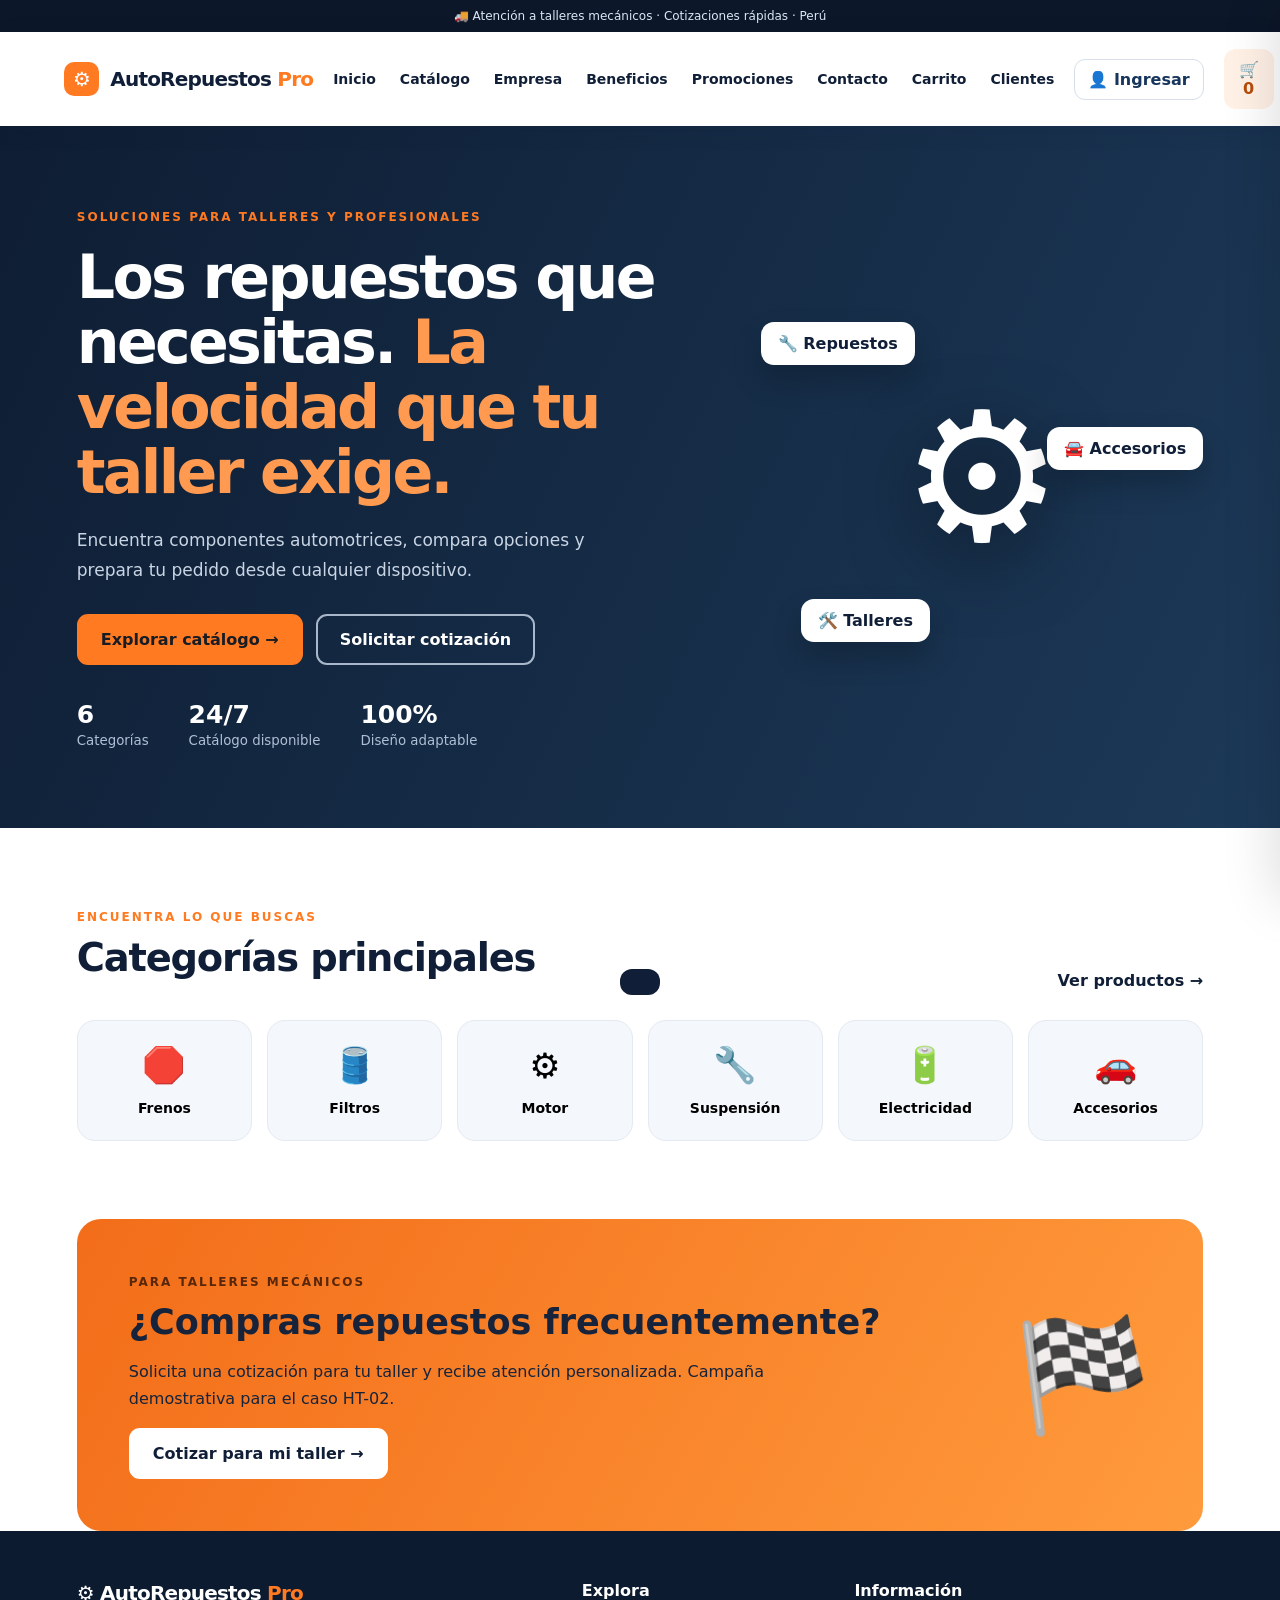
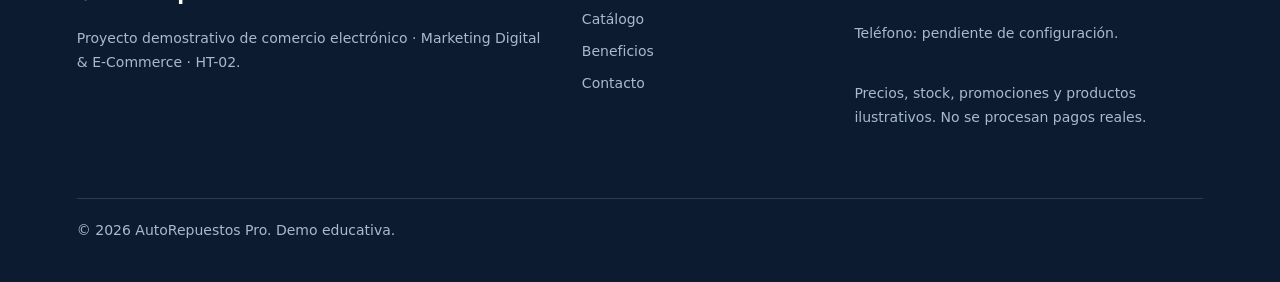
<file: index.html>
<!doctype html><html lang="es"><head><meta charset="UTF-8"><meta name="viewport" content="width=device-width,initial-scale=1"><meta name="description" content="AutoRepuestos Pro: repuestos y accesorios para talleres mecánicos. Cotiza frenos, filtros, motor y suspensión."><title>Inicio | AutoRepuestos Pro</title><link rel="stylesheet" href="styles.css"></head><body data-page="home"><div class="top">🚚 Atención a talleres mecánicos · Cotizaciones rápidas · Perú</div><header class="header"><a class="brand" href="index.html"><span class="brand-icon">⚙</span> AutoRepuestos <b>Pro</b></a><button class="menu-toggle" id="menuToggle" aria-label="Abrir menú" aria-expanded="false">☰</button><nav id="nav"><a href="index.html">Inicio</a><a href="catalogo.html">Catálogo</a><a href="empresa.html">Empresa</a><a href="empresa.html#beneficios">Beneficios</a><a href="promociones.html">Promociones</a><a href="contacto.html">Contacto</a><a href="carrito.html">Carrito</a><a href="clientes.html">Clientes</a></nav><button class="account-btn" id="accountOpen" type="button">👤 <span id="accountLabel">Ingresar</span></button><button class="cart-btn" id="cartOpen" aria-label="Abrir carrito">🛒 <span id="cartCount">0</span></button></header><main><section class="hero" id="inicio"><div class="hero-copy"><span class="eyebrow">SOLUCIONES PARA TALLERES Y PROFESIONALES</span><h1>Los repuestos que necesitas. <em>La velocidad que tu taller exige.</em></h1><p>Encuentra componentes automotrices, compara opciones y prepara tu pedido desde cualquier dispositivo.</p><div class="hero-actions"><a class="btn primary" href="catalogo.html">Explorar catálogo →</a><a class="btn outline" href="contacto.html">Solicitar cotización</a></div><div class="stats"><div><strong>6</strong><small>Categorías</small></div><div><strong>24/7</strong><small>Catálogo disponible</small></div><div><strong>100%</strong><small>Diseño adaptable</small></div></div></div><div class="hero-art"><div class="hero-symbol">⚙️</div><span class="floating f1">🔧 Repuestos</span><span class="floating f2">🚘 Accesorios</span><span class="floating f3">🛠️ Talleres</span></div></section><section class="section" id="categorias"><div class="section-heading"><div><span class="eyebrow">ENCUENTRA LO QUE BUSCAS</span><h2>Categorías principales</h2></div><a href="catalogo.html">Ver productos →</a></div><div class="categories" id="categories"></div></section><section class="section alt" id="catalogo"><div class="section-heading"><div><span class="eyebrow">CATÁLOGO DIGITAL</span><h2>Productos destacados</h2><p>Precios referenciales para demostración académica.</p></div></div><div class="filters"><input id="search" type="search" placeholder="Buscar por nombre, código o categoría..." aria-label="Buscar productos"><select id="categoryFilter" aria-label="Filtrar categoría"><option value="all">Todas las categorías</option></select><select id="sort" aria-label="Ordenar productos"><option value="default">Destacados</option><option value="asc">Precio: menor a mayor</option><option value="desc">Precio: mayor a menor</option></select></div><div class="products" id="products"></div><p id="empty" class="empty" hidden>No encontramos productos con esos filtros.</p></section><section class="section" id="empresa"><div class="section-heading"><div><span class="eyebrow">QUIÉNES SOMOS</span><h2>Acerca de AutoRepuestos Pro</h2></div></div><p>AutoRepuestos Pro es una propuesta de comercio electrónico orientada a talleres mecánicos y profesionales automotrices. Su objetivo es facilitar la búsqueda de repuestos, las cotizaciones y la atención digital. Este sitio es un prototipo académico con productos y precios ilustrativos.</p></section><section class="section" id="beneficios"><div class="section-heading"><div><span class="eyebrow">POR QUÉ ELEGIRNOS</span><h2>Tu taller merece una compra sencilla</h2></div></div><div class="benefits"><article>🔎<h3>Búsqueda rápida</h3><p>Localiza repuestos por categoría o código.</p></article><article>📱<h3>Compra desde cualquier lugar</h3><p>Una experiencia diseñada para móviles y escritorio.</p></article><article>💬<h3>Cotización directa</h3><p>Prepara tu pedido y consulta disponibilidad antes de pagar.</p></article></div></section><section class="promo" id="promociones"><div><span class="eyebrow">PARA TALLERES MECÁNICOS</span><h2>¿Compras repuestos frecuentemente?</h2><p>Solicita una cotización para tu taller y recibe atención personalizada. Campaña demostrativa para el caso HT-02.</p><a href="contacto.html" class="btn light">Cotizar para mi taller →</a></div><div class="promo-icon">🏁</div></section><section class="section contact" id="contacto"><div><span class="eyebrow">CONTÁCTANOS</span><h2>Solicita una cotización</h2><p>Completa el formulario y generaremos un mensaje para enviar desde tu aplicación de correo.</p><p class="note">Demo académica: no se envían datos a un servidor. Configura el correo comercial antes de publicar como negocio real.</p></div><div class="contact-phone"><strong>Atención telefónica y WhatsApp:</strong> <span>Número pendiente de configuración</span><small>Reemplazar por el teléfono oficial de la empresa antes de publicar.</small></div><form id="contactForm"><label>Nombre o taller<input name="name" required maxlength="80" placeholder="Nombre del taller"></label><label>Correo electrónico<input name="email" type="email" required placeholder="correo@empresa.com"></label><label>Producto o consulta<textarea name="message" required rows="4" placeholder="¿Qué repuesto necesitas?"></textarea></label><button class="btn primary" type="submit">Preparar solicitud →</button></form></section></main><footer><div><a class="brand" href="index.html">⚙ AutoRepuestos <b>Pro</b></a><p>Proyecto demostrativo de comercio electrónico · Marketing Digital & E-Commerce · HT-02.</p></div><div><strong>Explora</strong><a href="catalogo.html">Catálogo</a><a href="empresa.html#beneficios">Beneficios</a><a href="contacto.html">Contacto</a></div><div><strong>Información</strong><p>Teléfono: pendiente de configuración.</p><p>Precios, stock, promociones y productos ilustrativos. No se procesan pagos reales.</p></div><p class="copyright">© <span id="year"></span> AutoRepuestos Pro. Demo educativa.</p></footer><div class="overlay" id="overlay" hidden></div><aside class="drawer" id="drawer" aria-label="Carrito de compras" aria-hidden="true"><div class="drawer-head"><h2>Tu carrito</h2><button id="cartClose" aria-label="Cerrar carrito">✕</button></div><div id="cartItems" class="cart-items"></div><div class="drawer-foot"><div class="total"><span>Subtotal referencial</span><strong id="total">S/ 0.00</strong></div><p>El pedido se prepara como cotización; no constituye una compra confirmada.</p><button class="btn primary full" id="checkout">Continuar al pago</button><button class="btn outline full" id="clearCart">Vaciar carrito</button></div></aside><div class="account-backdrop" id="paymentBackdrop" hidden></div>
<section class="account-modal" id="paymentModal" role="dialog" aria-modal="true" aria-labelledby="paymentTitle" aria-hidden="true" hidden>
<div class="account-head"><div><span class="eyebrow">FINALIZAR PEDIDO</span><h2 id="paymentTitle">Método de pago</h2></div><button id="paymentClose" type="button" aria-label="Cerrar">✕</button></div>
<p class="account-notice">Simulación académica. No se realizan cobros ni se solicitan números de tarjeta. Para pagos reales se necesita un proveedor autorizado.</p>
<div class="pay-summary">Total referencial: <strong id="paymentTotal">S/ 0.00</strong></div>
<form id="paymentForm" class="account-form">
<label>Nombre o taller<input name="customer" required minlength="2" maxlength="80" autocomplete="name"></label>
<label>Correo para cotización<input type="email" name="email" required autocomplete="email"></label>
<fieldset class="pay-options"><legend>Selecciona un método</legend>
<label><input type="radio" name="method" value="yape" required> 📱 Yape</label>
<label><input type="radio" name="method" value="tarjeta" required> 💳 Tarjeta de crédito o débito</label>
</fieldset>
<div id="paymentInstructions" class="account-notice" aria-live="polite">Selecciona un método de pago.</div>
<button class="btn primary full" type="submit">Generar solicitud de pago (demo)</button>
</form>
<p id="paymentResult" class="account-error" role="status"></p>
</section>
<div class="account-backdrop" id="accountBackdrop" hidden></div>
<section class="account-modal" id="accountModal" role="dialog" aria-modal="true" aria-labelledby="accountTitle" aria-hidden="true" hidden>
 <div class="account-head"><div><span class="eyebrow">ÁREA DE CLIENTES</span><h2 id="accountTitle">Accede a tu cuenta</h2></div><button type="button" id="accountClose" aria-label="Cerrar">✕</button></div>
 <div class="account-tabs"><button type="button" id="tabLogin" class="selected">Iniciar sesión</button><button type="button" id="tabRegister">Crear cuenta</button></div>
 <p class="account-notice">Demostración académica: las cuentas se guardan únicamente en este navegador. No uses contraseñas reales ni datos sensibles.</p>
 <form id="loginForm" class="account-form"><label>Correo electrónico<input type="email" name="email" autocomplete="email" required maxlength="120"></label><label>Contraseña<input type="password" name="password" autocomplete="current-password" required minlength="8"></label><button type="submit" class="btn primary full">Ingresar a mi cuenta</button></form>
 <form id="registerForm" class="account-form" hidden><label>Nombre o taller<input name="name" required minlength="2" maxlength="80" autocomplete="organization"></label><label>Correo electrónico<input type="email" name="email" autocomplete="email" required maxlength="120"></label><label>Contraseña (mínimo 8 caracteres)<input type="password" name="password" autocomplete="new-password" required minlength="8" maxlength="128"></label><button type="submit" class="btn primary full">Crear cuenta de demostración</button></form>
 <div id="accountProfile" hidden><h3 id="welcomeName"></h3><p>Sesión de demostración iniciada en este dispositivo.</p><button class="btn outline full" id="logout" type="button">Cerrar sesión</button></div>
 <p id="accountError" class="account-error" role="alert" aria-live="polite"></p>
</section>
<div id="toast" class="toast" role="status" aria-live="polite"></div><script src="app.js" defer></script></body></html>
</file>
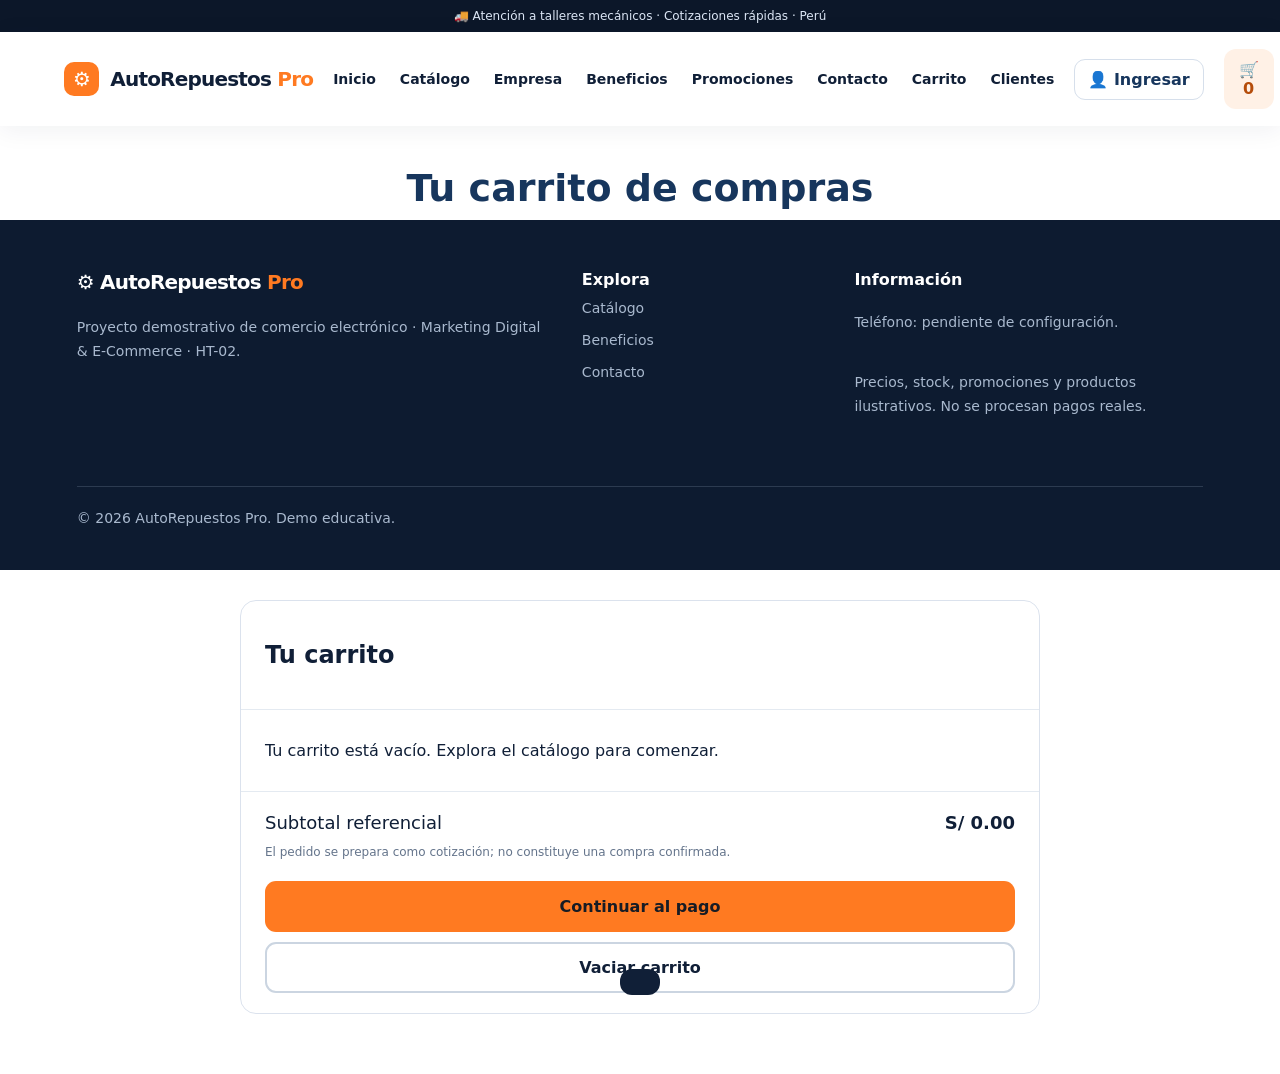
<file: carrito.html>
<!doctype html><html lang="es"><head><meta charset="UTF-8"><meta name="viewport" content="width=device-width,initial-scale=1"><meta name="description" content="AutoRepuestos Pro: repuestos y accesorios para talleres mecánicos. Cotiza frenos, filtros, motor y suspensión."><title>Carrito de compras | AutoRepuestos Pro</title><link rel="stylesheet" href="styles.css"></head><body data-page="cart"><div class="top">🚚 Atención a talleres mecánicos · Cotizaciones rápidas · Perú</div><header class="header"><a class="brand" href="index.html"><span class="brand-icon">⚙</span> AutoRepuestos <b>Pro</b></a><button class="menu-toggle" id="menuToggle" aria-label="Abrir menú" aria-expanded="false">☰</button><nav id="nav"><a href="index.html">Inicio</a><a href="catalogo.html">Catálogo</a><a href="empresa.html">Empresa</a><a href="empresa.html#beneficios">Beneficios</a><a href="promociones.html">Promociones</a><a href="contacto.html">Contacto</a><a href="carrito.html">Carrito</a><a href="clientes.html">Clientes</a></nav><button class="account-btn" id="accountOpen" type="button">👤 <span id="accountLabel">Ingresar</span></button><button class="cart-btn" id="cartOpen" aria-label="Abrir carrito">🛒 <span id="cartCount">0</span></button></header><main><section class="hero" id="inicio"><div class="hero-copy"><span class="eyebrow">SOLUCIONES PARA TALLERES Y PROFESIONALES</span><h1>Los repuestos que necesitas. <em>La velocidad que tu taller exige.</em></h1><p>Encuentra componentes automotrices, compara opciones y prepara tu pedido desde cualquier dispositivo.</p><div class="hero-actions"><a class="btn primary" href="catalogo.html">Explorar catálogo →</a><a class="btn outline" href="contacto.html">Solicitar cotización</a></div><div class="stats"><div><strong>6</strong><small>Categorías</small></div><div><strong>24/7</strong><small>Catálogo disponible</small></div><div><strong>100%</strong><small>Diseño adaptable</small></div></div></div><div class="hero-art"><div class="hero-symbol">⚙️</div><span class="floating f1">🔧 Repuestos</span><span class="floating f2">🚘 Accesorios</span><span class="floating f3">🛠️ Talleres</span></div></section><section class="section" id="categorias"><div class="section-heading"><div><span class="eyebrow">ENCUENTRA LO QUE BUSCAS</span><h2>Categorías principales</h2></div><a href="catalogo.html">Ver productos →</a></div><div class="categories" id="categories"></div></section><section class="section alt" id="catalogo"><div class="section-heading"><div><span class="eyebrow">CATÁLOGO DIGITAL</span><h2>Productos destacados</h2><p>Precios referenciales para demostración académica.</p></div></div><div class="filters"><input id="search" type="search" placeholder="Buscar por nombre, código o categoría..." aria-label="Buscar productos"><select id="categoryFilter" aria-label="Filtrar categoría"><option value="all">Todas las categorías</option></select><select id="sort" aria-label="Ordenar productos"><option value="default">Destacados</option><option value="asc">Precio: menor a mayor</option><option value="desc">Precio: mayor a menor</option></select></div><div class="products" id="products"></div><p id="empty" class="empty" hidden>No encontramos productos con esos filtros.</p></section><section class="section" id="empresa"><div class="section-heading"><div><span class="eyebrow">QUIÉNES SOMOS</span><h2>Acerca de AutoRepuestos Pro</h2></div></div><p>AutoRepuestos Pro es una propuesta de comercio electrónico orientada a talleres mecánicos y profesionales automotrices. Su objetivo es facilitar la búsqueda de repuestos, las cotizaciones y la atención digital. Este sitio es un prototipo académico con productos y precios ilustrativos.</p></section><section class="section" id="beneficios"><div class="section-heading"><div><span class="eyebrow">POR QUÉ ELEGIRNOS</span><h2>Tu taller merece una compra sencilla</h2></div></div><div class="benefits"><article>🔎<h3>Búsqueda rápida</h3><p>Localiza repuestos por categoría o código.</p></article><article>📱<h3>Compra desde cualquier lugar</h3><p>Una experiencia diseñada para móviles y escritorio.</p></article><article>💬<h3>Cotización directa</h3><p>Prepara tu pedido y consulta disponibilidad antes de pagar.</p></article></div></section><section class="promo" id="promociones"><div><span class="eyebrow">PARA TALLERES MECÁNICOS</span><h2>¿Compras repuestos frecuentemente?</h2><p>Solicita una cotización para tu taller y recibe atención personalizada. Campaña demostrativa para el caso HT-02.</p><a href="contacto.html" class="btn light">Cotizar para mi taller →</a></div><div class="promo-icon">🏁</div></section><section class="section contact" id="contacto"><div><span class="eyebrow">CONTÁCTANOS</span><h2>Solicita una cotización</h2><p>Completa el formulario y generaremos un mensaje para enviar desde tu aplicación de correo.</p><p class="note">Demo académica: no se envían datos a un servidor. Configura el correo comercial antes de publicar como negocio real.</p></div><div class="contact-phone"><strong>Atención telefónica y WhatsApp:</strong> <span>Número pendiente de configuración</span><small>Reemplazar por el teléfono oficial de la empresa antes de publicar.</small></div><form id="contactForm"><label>Nombre o taller<input name="name" required maxlength="80" placeholder="Nombre del taller"></label><label>Correo electrónico<input name="email" type="email" required placeholder="correo@empresa.com"></label><label>Producto o consulta<textarea name="message" required rows="4" placeholder="¿Qué repuesto necesitas?"></textarea></label><button class="btn primary" type="submit">Preparar solicitud →</button></form></section></main><footer><div><a class="brand" href="index.html">⚙ AutoRepuestos <b>Pro</b></a><p>Proyecto demostrativo de comercio electrónico · Marketing Digital & E-Commerce · HT-02.</p></div><div><strong>Explora</strong><a href="catalogo.html">Catálogo</a><a href="empresa.html#beneficios">Beneficios</a><a href="contacto.html">Contacto</a></div><div><strong>Información</strong><p>Teléfono: pendiente de configuración.</p><p>Precios, stock, promociones y productos ilustrativos. No se procesan pagos reales.</p></div><p class="copyright">© <span id="year"></span> AutoRepuestos Pro. Demo educativa.</p></footer><div class="overlay" id="overlay" hidden></div><aside class="drawer" id="drawer" aria-label="Carrito de compras" aria-hidden="true"><div class="drawer-head"><h2>Tu carrito</h2><button id="cartClose" aria-label="Cerrar carrito">✕</button></div><div id="cartItems" class="cart-items"></div><div class="drawer-foot"><div class="total"><span>Subtotal referencial</span><strong id="total">S/ 0.00</strong></div><p>El pedido se prepara como cotización; no constituye una compra confirmada.</p><button class="btn primary full" id="checkout">Continuar al pago</button><button class="btn outline full" id="clearCart">Vaciar carrito</button></div></aside><div class="account-backdrop" id="paymentBackdrop" hidden></div>
<section class="account-modal" id="paymentModal" role="dialog" aria-modal="true" aria-labelledby="paymentTitle" aria-hidden="true" hidden>
<div class="account-head"><div><span class="eyebrow">FINALIZAR PEDIDO</span><h2 id="paymentTitle">Método de pago</h2></div><button id="paymentClose" type="button" aria-label="Cerrar">✕</button></div>
<p class="account-notice">Simulación académica. No se realizan cobros ni se solicitan números de tarjeta. Para pagos reales se necesita un proveedor autorizado.</p>
<div class="pay-summary">Total referencial: <strong id="paymentTotal">S/ 0.00</strong></div>
<form id="paymentForm" class="account-form">
<label>Nombre o taller<input name="customer" required minlength="2" maxlength="80" autocomplete="name"></label>
<label>Correo para cotización<input type="email" name="email" required autocomplete="email"></label>
<fieldset class="pay-options"><legend>Selecciona un método</legend>
<label><input type="radio" name="method" value="yape" required> 📱 Yape</label>
<label><input type="radio" name="method" value="tarjeta" required> 💳 Tarjeta de crédito o débito</label>
</fieldset>
<div id="paymentInstructions" class="account-notice" aria-live="polite">Selecciona un método de pago.</div>
<button class="btn primary full" type="submit">Generar solicitud de pago (demo)</button>
</form>
<p id="paymentResult" class="account-error" role="status"></p>
</section>
<div class="account-backdrop" id="accountBackdrop" hidden></div>
<section class="account-modal" id="accountModal" role="dialog" aria-modal="true" aria-labelledby="accountTitle" aria-hidden="true" hidden>
 <div class="account-head"><div><span class="eyebrow">ÁREA DE CLIENTES</span><h2 id="accountTitle">Accede a tu cuenta</h2></div><button type="button" id="accountClose" aria-label="Cerrar">✕</button></div>
 <div class="account-tabs"><button type="button" id="tabLogin" class="selected">Iniciar sesión</button><button type="button" id="tabRegister">Crear cuenta</button></div>
 <p class="account-notice">Demostración académica: las cuentas se guardan únicamente en este navegador. No uses contraseñas reales ni datos sensibles.</p>
 <form id="loginForm" class="account-form"><label>Correo electrónico<input type="email" name="email" autocomplete="email" required maxlength="120"></label><label>Contraseña<input type="password" name="password" autocomplete="current-password" required minlength="8"></label><button type="submit" class="btn primary full">Ingresar a mi cuenta</button></form>
 <form id="registerForm" class="account-form" hidden><label>Nombre o taller<input name="name" required minlength="2" maxlength="80" autocomplete="organization"></label><label>Correo electrónico<input type="email" name="email" autocomplete="email" required maxlength="120"></label><label>Contraseña (mínimo 8 caracteres)<input type="password" name="password" autocomplete="new-password" required minlength="8" maxlength="128"></label><button type="submit" class="btn primary full">Crear cuenta de demostración</button></form>
 <div id="accountProfile" hidden><h3 id="welcomeName"></h3><p>Sesión de demostración iniciada en este dispositivo.</p><button class="btn outline full" id="logout" type="button">Cerrar sesión</button></div>
 <p id="accountError" class="account-error" role="alert" aria-live="polite"></p>
</section>
<div id="toast" class="toast" role="status" aria-live="polite"></div><script src="app.js" defer></script></body></html>
</file>
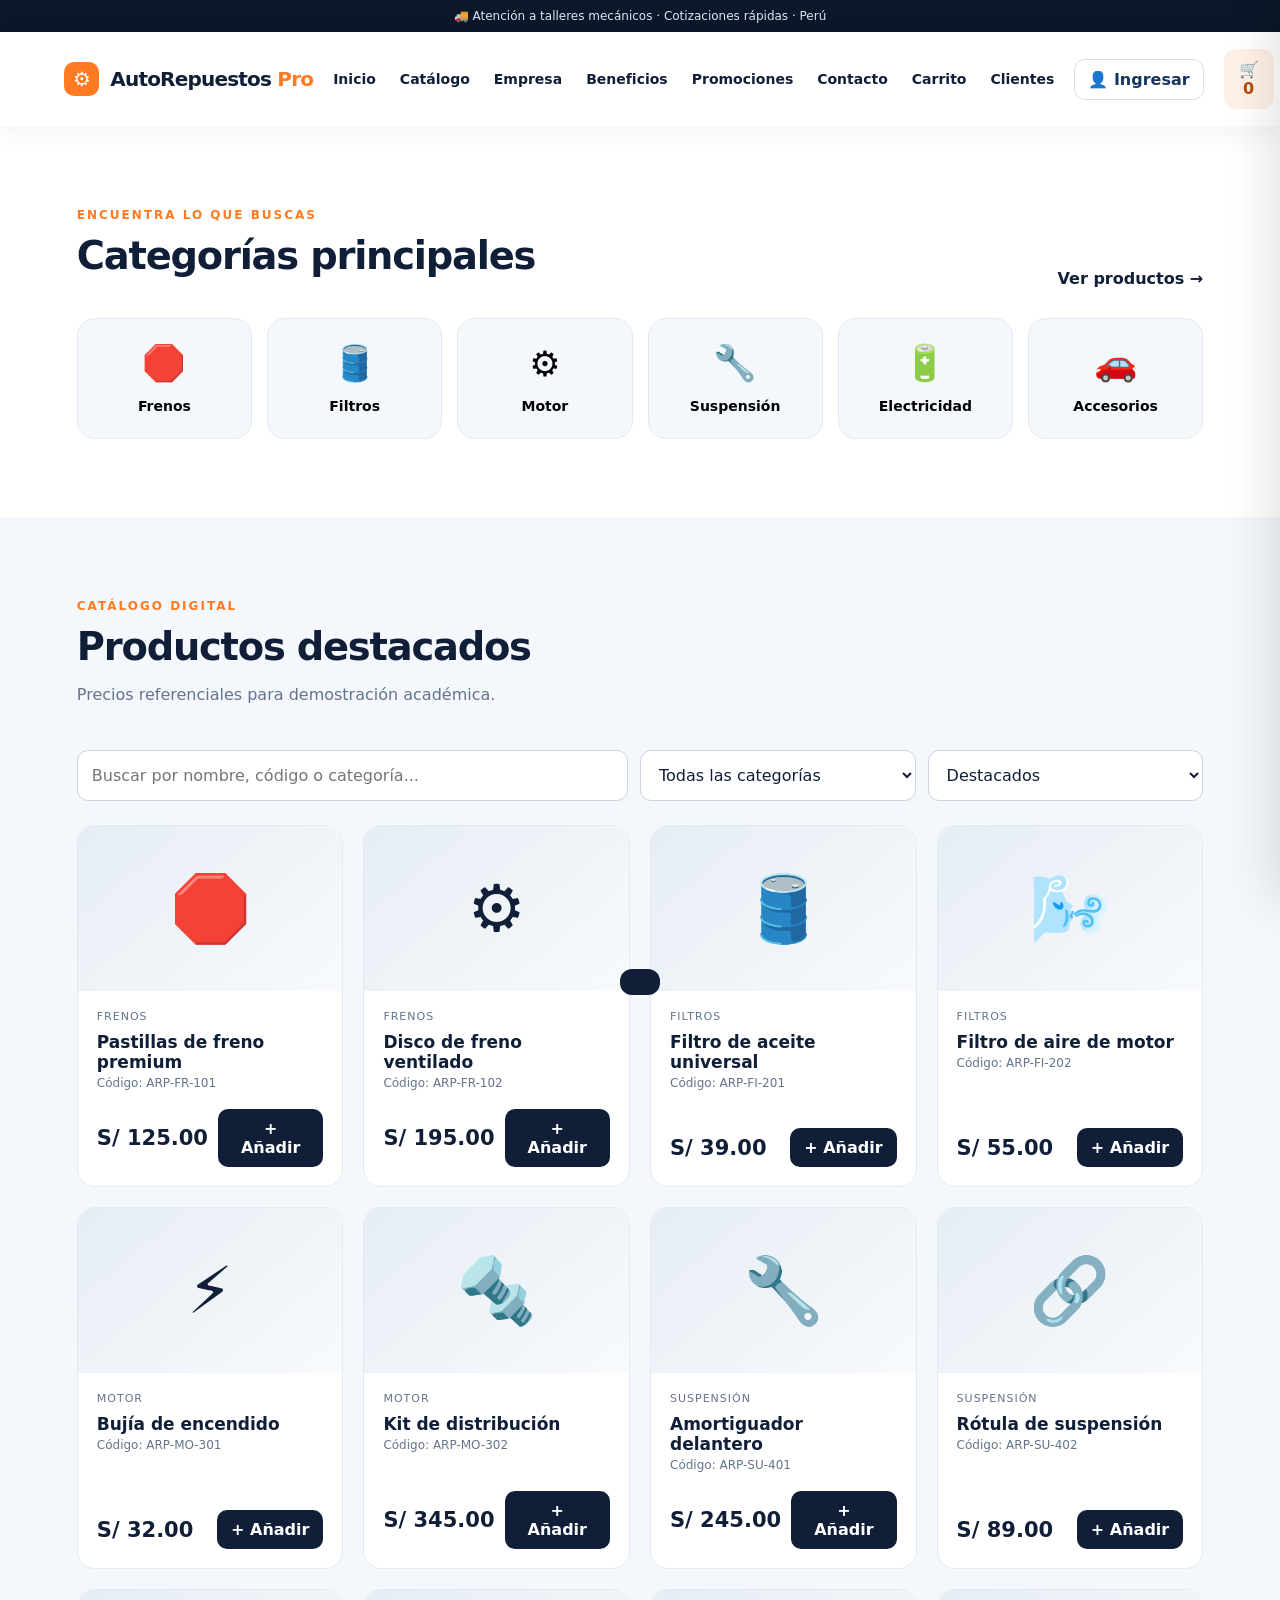
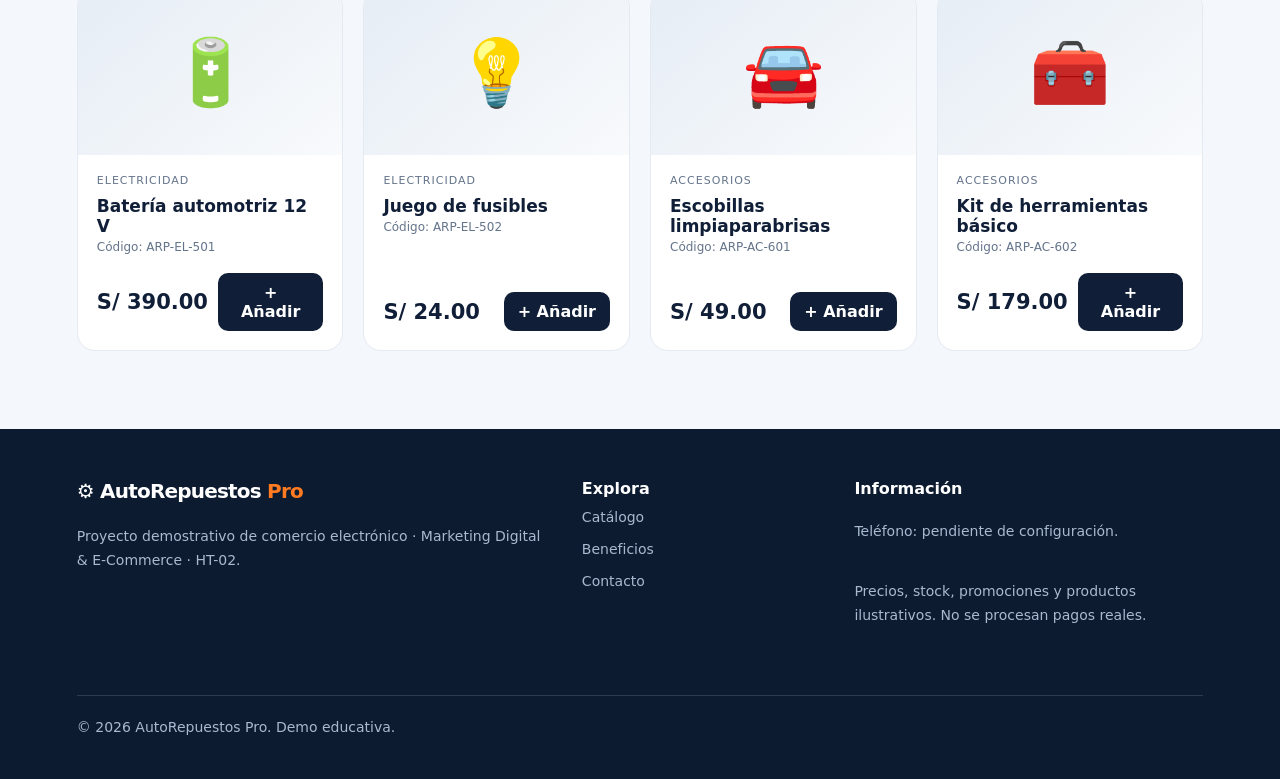
<file: catalogo.html>
<!doctype html><html lang="es"><head><meta charset="UTF-8"><meta name="viewport" content="width=device-width,initial-scale=1"><meta name="description" content="AutoRepuestos Pro: repuestos y accesorios para talleres mecánicos. Cotiza frenos, filtros, motor y suspensión."><title>Catálogo de productos | AutoRepuestos Pro</title><link rel="stylesheet" href="styles.css"></head><body data-page="catalog"><div class="top">🚚 Atención a talleres mecánicos · Cotizaciones rápidas · Perú</div><header class="header"><a class="brand" href="index.html"><span class="brand-icon">⚙</span> AutoRepuestos <b>Pro</b></a><button class="menu-toggle" id="menuToggle" aria-label="Abrir menú" aria-expanded="false">☰</button><nav id="nav"><a href="index.html">Inicio</a><a href="catalogo.html">Catálogo</a><a href="empresa.html">Empresa</a><a href="empresa.html#beneficios">Beneficios</a><a href="promociones.html">Promociones</a><a href="contacto.html">Contacto</a><a href="carrito.html">Carrito</a><a href="clientes.html">Clientes</a></nav><button class="account-btn" id="accountOpen" type="button">👤 <span id="accountLabel">Ingresar</span></button><button class="cart-btn" id="cartOpen" aria-label="Abrir carrito">🛒 <span id="cartCount">0</span></button></header><main><section class="hero" id="inicio"><div class="hero-copy"><span class="eyebrow">SOLUCIONES PARA TALLERES Y PROFESIONALES</span><h1>Los repuestos que necesitas. <em>La velocidad que tu taller exige.</em></h1><p>Encuentra componentes automotrices, compara opciones y prepara tu pedido desde cualquier dispositivo.</p><div class="hero-actions"><a class="btn primary" href="catalogo.html">Explorar catálogo →</a><a class="btn outline" href="contacto.html">Solicitar cotización</a></div><div class="stats"><div><strong>6</strong><small>Categorías</small></div><div><strong>24/7</strong><small>Catálogo disponible</small></div><div><strong>100%</strong><small>Diseño adaptable</small></div></div></div><div class="hero-art"><div class="hero-symbol">⚙️</div><span class="floating f1">🔧 Repuestos</span><span class="floating f2">🚘 Accesorios</span><span class="floating f3">🛠️ Talleres</span></div></section><section class="section" id="categorias"><div class="section-heading"><div><span class="eyebrow">ENCUENTRA LO QUE BUSCAS</span><h2>Categorías principales</h2></div><a href="catalogo.html">Ver productos →</a></div><div class="categories" id="categories"></div></section><section class="section alt" id="catalogo"><div class="section-heading"><div><span class="eyebrow">CATÁLOGO DIGITAL</span><h2>Productos destacados</h2><p>Precios referenciales para demostración académica.</p></div></div><div class="filters"><input id="search" type="search" placeholder="Buscar por nombre, código o categoría..." aria-label="Buscar productos"><select id="categoryFilter" aria-label="Filtrar categoría"><option value="all">Todas las categorías</option></select><select id="sort" aria-label="Ordenar productos"><option value="default">Destacados</option><option value="asc">Precio: menor a mayor</option><option value="desc">Precio: mayor a menor</option></select></div><div class="products" id="products"></div><p id="empty" class="empty" hidden>No encontramos productos con esos filtros.</p></section><section class="section" id="empresa"><div class="section-heading"><div><span class="eyebrow">QUIÉNES SOMOS</span><h2>Acerca de AutoRepuestos Pro</h2></div></div><p>AutoRepuestos Pro es una propuesta de comercio electrónico orientada a talleres mecánicos y profesionales automotrices. Su objetivo es facilitar la búsqueda de repuestos, las cotizaciones y la atención digital. Este sitio es un prototipo académico con productos y precios ilustrativos.</p></section><section class="section" id="beneficios"><div class="section-heading"><div><span class="eyebrow">POR QUÉ ELEGIRNOS</span><h2>Tu taller merece una compra sencilla</h2></div></div><div class="benefits"><article>🔎<h3>Búsqueda rápida</h3><p>Localiza repuestos por categoría o código.</p></article><article>📱<h3>Compra desde cualquier lugar</h3><p>Una experiencia diseñada para móviles y escritorio.</p></article><article>💬<h3>Cotización directa</h3><p>Prepara tu pedido y consulta disponibilidad antes de pagar.</p></article></div></section><section class="promo" id="promociones"><div><span class="eyebrow">PARA TALLERES MECÁNICOS</span><h2>¿Compras repuestos frecuentemente?</h2><p>Solicita una cotización para tu taller y recibe atención personalizada. Campaña demostrativa para el caso HT-02.</p><a href="contacto.html" class="btn light">Cotizar para mi taller →</a></div><div class="promo-icon">🏁</div></section><section class="section contact" id="contacto"><div><span class="eyebrow">CONTÁCTANOS</span><h2>Solicita una cotización</h2><p>Completa el formulario y generaremos un mensaje para enviar desde tu aplicación de correo.</p><p class="note">Demo académica: no se envían datos a un servidor. Configura el correo comercial antes de publicar como negocio real.</p></div><div class="contact-phone"><strong>Atención telefónica y WhatsApp:</strong> <span>Número pendiente de configuración</span><small>Reemplazar por el teléfono oficial de la empresa antes de publicar.</small></div><form id="contactForm"><label>Nombre o taller<input name="name" required maxlength="80" placeholder="Nombre del taller"></label><label>Correo electrónico<input name="email" type="email" required placeholder="correo@empresa.com"></label><label>Producto o consulta<textarea name="message" required rows="4" placeholder="¿Qué repuesto necesitas?"></textarea></label><button class="btn primary" type="submit">Preparar solicitud →</button></form></section></main><footer><div><a class="brand" href="index.html">⚙ AutoRepuestos <b>Pro</b></a><p>Proyecto demostrativo de comercio electrónico · Marketing Digital & E-Commerce · HT-02.</p></div><div><strong>Explora</strong><a href="catalogo.html">Catálogo</a><a href="empresa.html#beneficios">Beneficios</a><a href="contacto.html">Contacto</a></div><div><strong>Información</strong><p>Teléfono: pendiente de configuración.</p><p>Precios, stock, promociones y productos ilustrativos. No se procesan pagos reales.</p></div><p class="copyright">© <span id="year"></span> AutoRepuestos Pro. Demo educativa.</p></footer><div class="overlay" id="overlay" hidden></div><aside class="drawer" id="drawer" aria-label="Carrito de compras" aria-hidden="true"><div class="drawer-head"><h2>Tu carrito</h2><button id="cartClose" aria-label="Cerrar carrito">✕</button></div><div id="cartItems" class="cart-items"></div><div class="drawer-foot"><div class="total"><span>Subtotal referencial</span><strong id="total">S/ 0.00</strong></div><p>El pedido se prepara como cotización; no constituye una compra confirmada.</p><button class="btn primary full" id="checkout">Continuar al pago</button><button class="btn outline full" id="clearCart">Vaciar carrito</button></div></aside><div class="account-backdrop" id="paymentBackdrop" hidden></div>
<section class="account-modal" id="paymentModal" role="dialog" aria-modal="true" aria-labelledby="paymentTitle" aria-hidden="true" hidden>
<div class="account-head"><div><span class="eyebrow">FINALIZAR PEDIDO</span><h2 id="paymentTitle">Método de pago</h2></div><button id="paymentClose" type="button" aria-label="Cerrar">✕</button></div>
<p class="account-notice">Simulación académica. No se realizan cobros ni se solicitan números de tarjeta. Para pagos reales se necesita un proveedor autorizado.</p>
<div class="pay-summary">Total referencial: <strong id="paymentTotal">S/ 0.00</strong></div>
<form id="paymentForm" class="account-form">
<label>Nombre o taller<input name="customer" required minlength="2" maxlength="80" autocomplete="name"></label>
<label>Correo para cotización<input type="email" name="email" required autocomplete="email"></label>
<fieldset class="pay-options"><legend>Selecciona un método</legend>
<label><input type="radio" name="method" value="yape" required> 📱 Yape</label>
<label><input type="radio" name="method" value="tarjeta" required> 💳 Tarjeta de crédito o débito</label>
</fieldset>
<div id="paymentInstructions" class="account-notice" aria-live="polite">Selecciona un método de pago.</div>
<button class="btn primary full" type="submit">Generar solicitud de pago (demo)</button>
</form>
<p id="paymentResult" class="account-error" role="status"></p>
</section>
<div class="account-backdrop" id="accountBackdrop" hidden></div>
<section class="account-modal" id="accountModal" role="dialog" aria-modal="true" aria-labelledby="accountTitle" aria-hidden="true" hidden>
 <div class="account-head"><div><span class="eyebrow">ÁREA DE CLIENTES</span><h2 id="accountTitle">Accede a tu cuenta</h2></div><button type="button" id="accountClose" aria-label="Cerrar">✕</button></div>
 <div class="account-tabs"><button type="button" id="tabLogin" class="selected">Iniciar sesión</button><button type="button" id="tabRegister">Crear cuenta</button></div>
 <p class="account-notice">Demostración académica: las cuentas se guardan únicamente en este navegador. No uses contraseñas reales ni datos sensibles.</p>
 <form id="loginForm" class="account-form"><label>Correo electrónico<input type="email" name="email" autocomplete="email" required maxlength="120"></label><label>Contraseña<input type="password" name="password" autocomplete="current-password" required minlength="8"></label><button type="submit" class="btn primary full">Ingresar a mi cuenta</button></form>
 <form id="registerForm" class="account-form" hidden><label>Nombre o taller<input name="name" required minlength="2" maxlength="80" autocomplete="organization"></label><label>Correo electrónico<input type="email" name="email" autocomplete="email" required maxlength="120"></label><label>Contraseña (mínimo 8 caracteres)<input type="password" name="password" autocomplete="new-password" required minlength="8" maxlength="128"></label><button type="submit" class="btn primary full">Crear cuenta de demostración</button></form>
 <div id="accountProfile" hidden><h3 id="welcomeName"></h3><p>Sesión de demostración iniciada en este dispositivo.</p><button class="btn outline full" id="logout" type="button">Cerrar sesión</button></div>
 <p id="accountError" class="account-error" role="alert" aria-live="polite"></p>
</section>
<div id="toast" class="toast" role="status" aria-live="polite"></div><script src="app.js" defer></script></body></html>
</file>
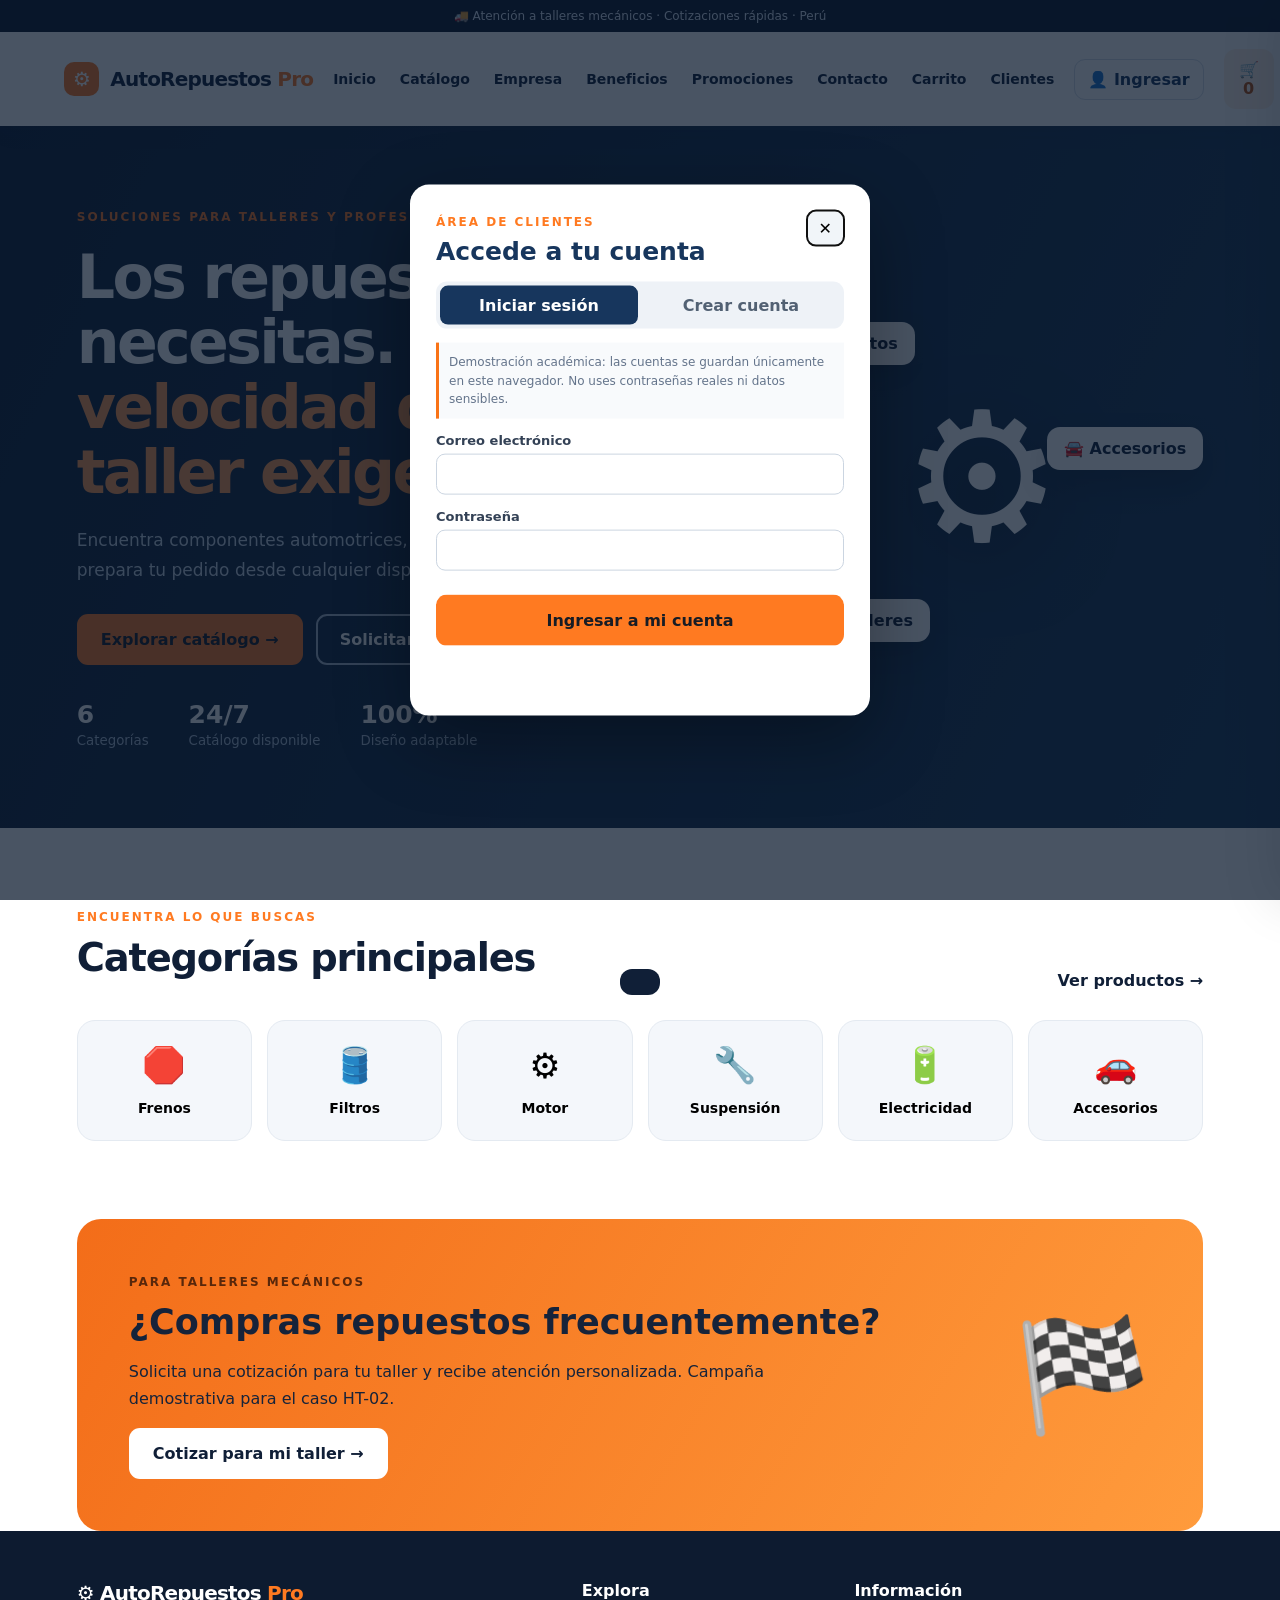
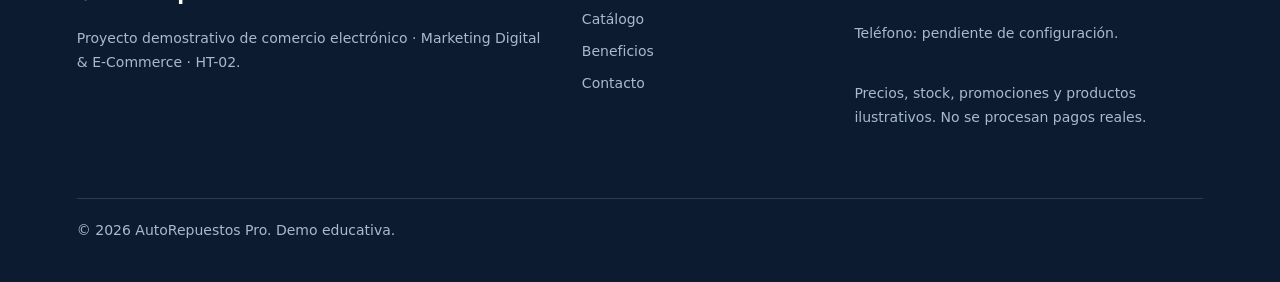
<file: clientes.html>
<!doctype html><html lang="es"><head><meta charset="UTF-8"><meta name="viewport" content="width=device-width,initial-scale=1"><meta name="description" content="AutoRepuestos Pro: repuestos y accesorios para talleres mecánicos. Cotiza frenos, filtros, motor y suspensión."><title>Área de clientes | AutoRepuestos Pro</title><link rel="stylesheet" href="styles.css"></head><body data-page="home"><div class="top">🚚 Atención a talleres mecánicos · Cotizaciones rápidas · Perú</div><header class="header"><a class="brand" href="index.html"><span class="brand-icon">⚙</span> AutoRepuestos <b>Pro</b></a><button class="menu-toggle" id="menuToggle" aria-label="Abrir menú" aria-expanded="false">☰</button><nav id="nav"><a href="index.html">Inicio</a><a href="catalogo.html">Catálogo</a><a href="empresa.html">Empresa</a><a href="empresa.html#beneficios">Beneficios</a><a href="promociones.html">Promociones</a><a href="contacto.html">Contacto</a><a href="carrito.html">Carrito</a><a href="clientes.html">Clientes</a></nav><button class="account-btn" id="accountOpen" type="button">👤 <span id="accountLabel">Ingresar</span></button><button class="cart-btn" id="cartOpen" aria-label="Abrir carrito">🛒 <span id="cartCount">0</span></button></header><main><section class="hero" id="inicio"><div class="hero-copy"><span class="eyebrow">SOLUCIONES PARA TALLERES Y PROFESIONALES</span><h1>Los repuestos que necesitas. <em>La velocidad que tu taller exige.</em></h1><p>Encuentra componentes automotrices, compara opciones y prepara tu pedido desde cualquier dispositivo.</p><div class="hero-actions"><a class="btn primary" href="catalogo.html">Explorar catálogo →</a><a class="btn outline" href="contacto.html">Solicitar cotización</a></div><div class="stats"><div><strong>6</strong><small>Categorías</small></div><div><strong>24/7</strong><small>Catálogo disponible</small></div><div><strong>100%</strong><small>Diseño adaptable</small></div></div></div><div class="hero-art"><div class="hero-symbol">⚙️</div><span class="floating f1">🔧 Repuestos</span><span class="floating f2">🚘 Accesorios</span><span class="floating f3">🛠️ Talleres</span></div></section><section class="section" id="categorias"><div class="section-heading"><div><span class="eyebrow">ENCUENTRA LO QUE BUSCAS</span><h2>Categorías principales</h2></div><a href="catalogo.html">Ver productos →</a></div><div class="categories" id="categories"></div></section><section class="section alt" id="catalogo"><div class="section-heading"><div><span class="eyebrow">CATÁLOGO DIGITAL</span><h2>Productos destacados</h2><p>Precios referenciales para demostración académica.</p></div></div><div class="filters"><input id="search" type="search" placeholder="Buscar por nombre, código o categoría..." aria-label="Buscar productos"><select id="categoryFilter" aria-label="Filtrar categoría"><option value="all">Todas las categorías</option></select><select id="sort" aria-label="Ordenar productos"><option value="default">Destacados</option><option value="asc">Precio: menor a mayor</option><option value="desc">Precio: mayor a menor</option></select></div><div class="products" id="products"></div><p id="empty" class="empty" hidden>No encontramos productos con esos filtros.</p></section><section class="section" id="empresa"><div class="section-heading"><div><span class="eyebrow">QUIÉNES SOMOS</span><h2>Acerca de AutoRepuestos Pro</h2></div></div><p>AutoRepuestos Pro es una propuesta de comercio electrónico orientada a talleres mecánicos y profesionales automotrices. Su objetivo es facilitar la búsqueda de repuestos, las cotizaciones y la atención digital. Este sitio es un prototipo académico con productos y precios ilustrativos.</p></section><section class="section" id="beneficios"><div class="section-heading"><div><span class="eyebrow">POR QUÉ ELEGIRNOS</span><h2>Tu taller merece una compra sencilla</h2></div></div><div class="benefits"><article>🔎<h3>Búsqueda rápida</h3><p>Localiza repuestos por categoría o código.</p></article><article>📱<h3>Compra desde cualquier lugar</h3><p>Una experiencia diseñada para móviles y escritorio.</p></article><article>💬<h3>Cotización directa</h3><p>Prepara tu pedido y consulta disponibilidad antes de pagar.</p></article></div></section><section class="promo" id="promociones"><div><span class="eyebrow">PARA TALLERES MECÁNICOS</span><h2>¿Compras repuestos frecuentemente?</h2><p>Solicita una cotización para tu taller y recibe atención personalizada. Campaña demostrativa para el caso HT-02.</p><a href="contacto.html" class="btn light">Cotizar para mi taller →</a></div><div class="promo-icon">🏁</div></section><section class="section contact" id="contacto"><div><span class="eyebrow">CONTÁCTANOS</span><h2>Solicita una cotización</h2><p>Completa el formulario y generaremos un mensaje para enviar desde tu aplicación de correo.</p><p class="note">Demo académica: no se envían datos a un servidor. Configura el correo comercial antes de publicar como negocio real.</p></div><div class="contact-phone"><strong>Atención telefónica y WhatsApp:</strong> <span>Número pendiente de configuración</span><small>Reemplazar por el teléfono oficial de la empresa antes de publicar.</small></div><form id="contactForm"><label>Nombre o taller<input name="name" required maxlength="80" placeholder="Nombre del taller"></label><label>Correo electrónico<input name="email" type="email" required placeholder="correo@empresa.com"></label><label>Producto o consulta<textarea name="message" required rows="4" placeholder="¿Qué repuesto necesitas?"></textarea></label><button class="btn primary" type="submit">Preparar solicitud →</button></form></section></main><footer><div><a class="brand" href="index.html">⚙ AutoRepuestos <b>Pro</b></a><p>Proyecto demostrativo de comercio electrónico · Marketing Digital & E-Commerce · HT-02.</p></div><div><strong>Explora</strong><a href="catalogo.html">Catálogo</a><a href="empresa.html#beneficios">Beneficios</a><a href="contacto.html">Contacto</a></div><div><strong>Información</strong><p>Teléfono: pendiente de configuración.</p><p>Precios, stock, promociones y productos ilustrativos. No se procesan pagos reales.</p></div><p class="copyright">© <span id="year"></span> AutoRepuestos Pro. Demo educativa.</p></footer><div class="overlay" id="overlay" hidden></div><aside class="drawer" id="drawer" aria-label="Carrito de compras" aria-hidden="true"><div class="drawer-head"><h2>Tu carrito</h2><button id="cartClose" aria-label="Cerrar carrito">✕</button></div><div id="cartItems" class="cart-items"></div><div class="drawer-foot"><div class="total"><span>Subtotal referencial</span><strong id="total">S/ 0.00</strong></div><p>El pedido se prepara como cotización; no constituye una compra confirmada.</p><button class="btn primary full" id="checkout">Continuar al pago</button><button class="btn outline full" id="clearCart">Vaciar carrito</button></div></aside><div class="account-backdrop" id="paymentBackdrop" hidden></div>
<section class="account-modal" id="paymentModal" role="dialog" aria-modal="true" aria-labelledby="paymentTitle" aria-hidden="true" hidden>
<div class="account-head"><div><span class="eyebrow">FINALIZAR PEDIDO</span><h2 id="paymentTitle">Método de pago</h2></div><button id="paymentClose" type="button" aria-label="Cerrar">✕</button></div>
<p class="account-notice">Simulación académica. No se realizan cobros ni se solicitan números de tarjeta. Para pagos reales se necesita un proveedor autorizado.</p>
<div class="pay-summary">Total referencial: <strong id="paymentTotal">S/ 0.00</strong></div>
<form id="paymentForm" class="account-form">
<label>Nombre o taller<input name="customer" required minlength="2" maxlength="80" autocomplete="name"></label>
<label>Correo para cotización<input type="email" name="email" required autocomplete="email"></label>
<fieldset class="pay-options"><legend>Selecciona un método</legend>
<label><input type="radio" name="method" value="yape" required> 📱 Yape</label>
<label><input type="radio" name="method" value="tarjeta" required> 💳 Tarjeta de crédito o débito</label>
</fieldset>
<div id="paymentInstructions" class="account-notice" aria-live="polite">Selecciona un método de pago.</div>
<button class="btn primary full" type="submit">Generar solicitud de pago (demo)</button>
</form>
<p id="paymentResult" class="account-error" role="status"></p>
</section>
<div class="account-backdrop" id="accountBackdrop" hidden></div>
<section class="account-modal" id="accountModal" role="dialog" aria-modal="true" aria-labelledby="accountTitle" aria-hidden="true" hidden>
 <div class="account-head"><div><span class="eyebrow">ÁREA DE CLIENTES</span><h2 id="accountTitle">Accede a tu cuenta</h2></div><button type="button" id="accountClose" aria-label="Cerrar">✕</button></div>
 <div class="account-tabs"><button type="button" id="tabLogin" class="selected">Iniciar sesión</button><button type="button" id="tabRegister">Crear cuenta</button></div>
 <p class="account-notice">Demostración académica: las cuentas se guardan únicamente en este navegador. No uses contraseñas reales ni datos sensibles.</p>
 <form id="loginForm" class="account-form"><label>Correo electrónico<input type="email" name="email" autocomplete="email" required maxlength="120"></label><label>Contraseña<input type="password" name="password" autocomplete="current-password" required minlength="8"></label><button type="submit" class="btn primary full">Ingresar a mi cuenta</button></form>
 <form id="registerForm" class="account-form" hidden><label>Nombre o taller<input name="name" required minlength="2" maxlength="80" autocomplete="organization"></label><label>Correo electrónico<input type="email" name="email" autocomplete="email" required maxlength="120"></label><label>Contraseña (mínimo 8 caracteres)<input type="password" name="password" autocomplete="new-password" required minlength="8" maxlength="128"></label><button type="submit" class="btn primary full">Crear cuenta de demostración</button></form>
 <div id="accountProfile" hidden><h3 id="welcomeName"></h3><p>Sesión de demostración iniciada en este dispositivo.</p><button class="btn outline full" id="logout" type="button">Cerrar sesión</button></div>
 <p id="accountError" class="account-error" role="alert" aria-live="polite"></p>
</section>
<div id="toast" class="toast" role="status" aria-live="polite"></div><script src="app.js" defer></script><script>window.addEventListener("load",()=>document.getElementById("accountOpen").click());</script></body></html>
</file>
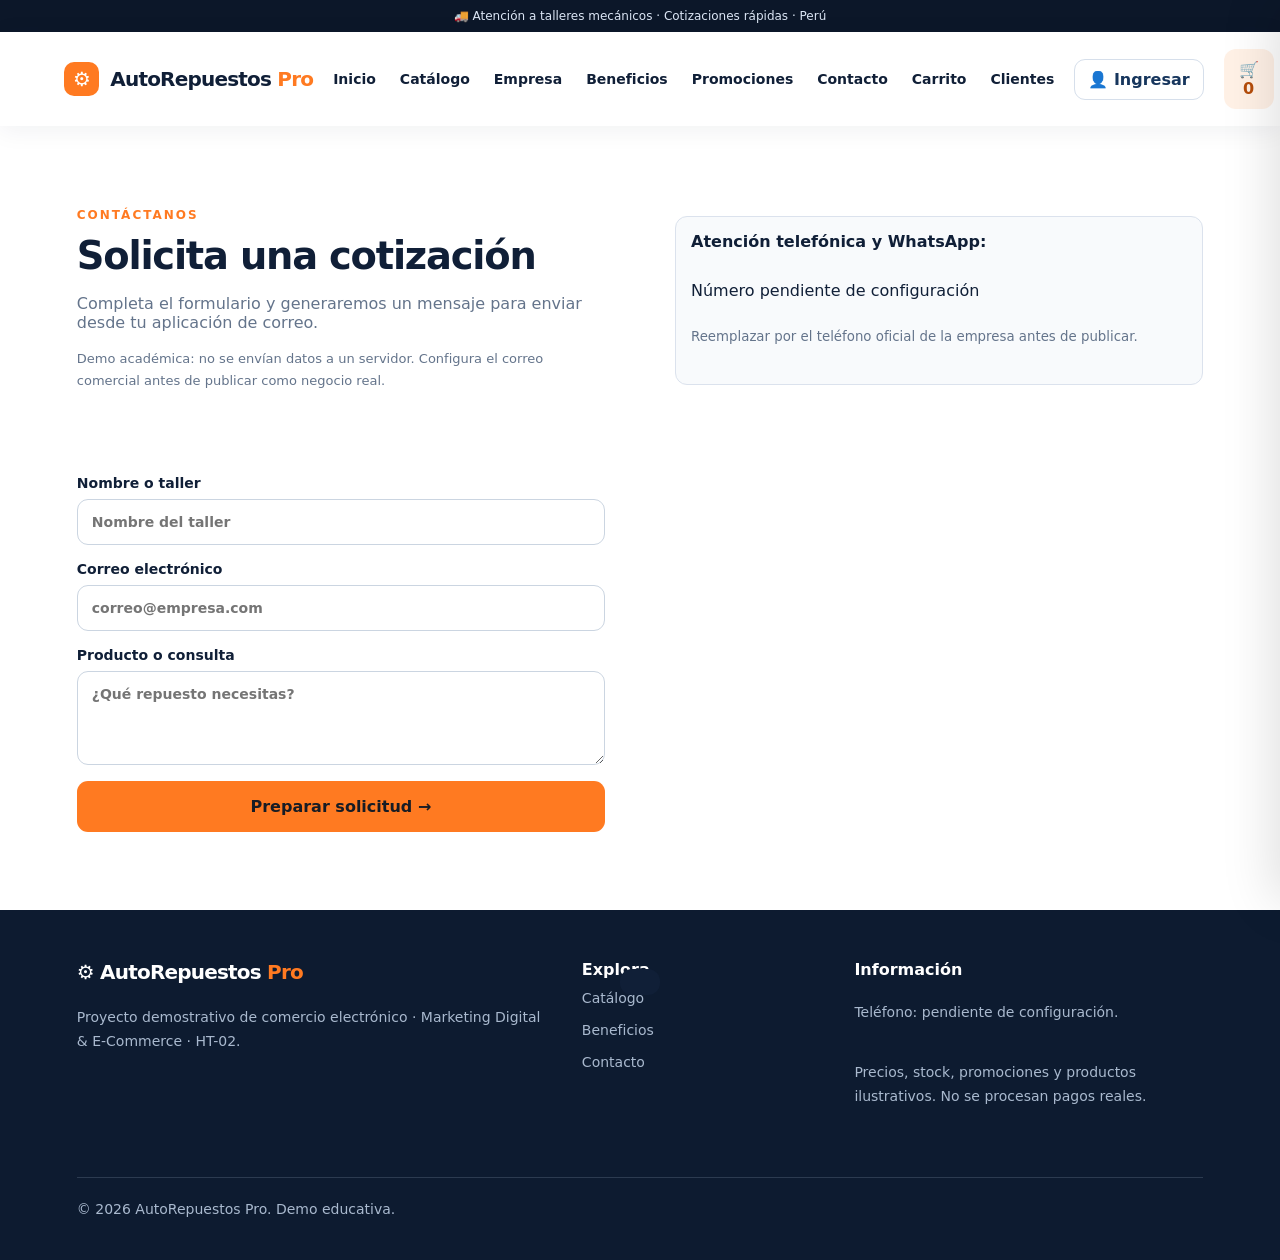
<file: contacto.html>
<!doctype html><html lang="es"><head><meta charset="UTF-8"><meta name="viewport" content="width=device-width,initial-scale=1"><meta name="description" content="AutoRepuestos Pro: repuestos y accesorios para talleres mecánicos. Cotiza frenos, filtros, motor y suspensión."><title>Contacto | AutoRepuestos Pro</title><link rel="stylesheet" href="styles.css"></head><body data-page="contact"><div class="top">🚚 Atención a talleres mecánicos · Cotizaciones rápidas · Perú</div><header class="header"><a class="brand" href="index.html"><span class="brand-icon">⚙</span> AutoRepuestos <b>Pro</b></a><button class="menu-toggle" id="menuToggle" aria-label="Abrir menú" aria-expanded="false">☰</button><nav id="nav"><a href="index.html">Inicio</a><a href="catalogo.html">Catálogo</a><a href="empresa.html">Empresa</a><a href="empresa.html#beneficios">Beneficios</a><a href="promociones.html">Promociones</a><a href="contacto.html">Contacto</a><a href="carrito.html">Carrito</a><a href="clientes.html">Clientes</a></nav><button class="account-btn" id="accountOpen" type="button">👤 <span id="accountLabel">Ingresar</span></button><button class="cart-btn" id="cartOpen" aria-label="Abrir carrito">🛒 <span id="cartCount">0</span></button></header><main><section class="hero" id="inicio"><div class="hero-copy"><span class="eyebrow">SOLUCIONES PARA TALLERES Y PROFESIONALES</span><h1>Los repuestos que necesitas. <em>La velocidad que tu taller exige.</em></h1><p>Encuentra componentes automotrices, compara opciones y prepara tu pedido desde cualquier dispositivo.</p><div class="hero-actions"><a class="btn primary" href="catalogo.html">Explorar catálogo →</a><a class="btn outline" href="contacto.html">Solicitar cotización</a></div><div class="stats"><div><strong>6</strong><small>Categorías</small></div><div><strong>24/7</strong><small>Catálogo disponible</small></div><div><strong>100%</strong><small>Diseño adaptable</small></div></div></div><div class="hero-art"><div class="hero-symbol">⚙️</div><span class="floating f1">🔧 Repuestos</span><span class="floating f2">🚘 Accesorios</span><span class="floating f3">🛠️ Talleres</span></div></section><section class="section" id="categorias"><div class="section-heading"><div><span class="eyebrow">ENCUENTRA LO QUE BUSCAS</span><h2>Categorías principales</h2></div><a href="catalogo.html">Ver productos →</a></div><div class="categories" id="categories"></div></section><section class="section alt" id="catalogo"><div class="section-heading"><div><span class="eyebrow">CATÁLOGO DIGITAL</span><h2>Productos destacados</h2><p>Precios referenciales para demostración académica.</p></div></div><div class="filters"><input id="search" type="search" placeholder="Buscar por nombre, código o categoría..." aria-label="Buscar productos"><select id="categoryFilter" aria-label="Filtrar categoría"><option value="all">Todas las categorías</option></select><select id="sort" aria-label="Ordenar productos"><option value="default">Destacados</option><option value="asc">Precio: menor a mayor</option><option value="desc">Precio: mayor a menor</option></select></div><div class="products" id="products"></div><p id="empty" class="empty" hidden>No encontramos productos con esos filtros.</p></section><section class="section" id="empresa"><div class="section-heading"><div><span class="eyebrow">QUIÉNES SOMOS</span><h2>Acerca de AutoRepuestos Pro</h2></div></div><p>AutoRepuestos Pro es una propuesta de comercio electrónico orientada a talleres mecánicos y profesionales automotrices. Su objetivo es facilitar la búsqueda de repuestos, las cotizaciones y la atención digital. Este sitio es un prototipo académico con productos y precios ilustrativos.</p></section><section class="section" id="beneficios"><div class="section-heading"><div><span class="eyebrow">POR QUÉ ELEGIRNOS</span><h2>Tu taller merece una compra sencilla</h2></div></div><div class="benefits"><article>🔎<h3>Búsqueda rápida</h3><p>Localiza repuestos por categoría o código.</p></article><article>📱<h3>Compra desde cualquier lugar</h3><p>Una experiencia diseñada para móviles y escritorio.</p></article><article>💬<h3>Cotización directa</h3><p>Prepara tu pedido y consulta disponibilidad antes de pagar.</p></article></div></section><section class="promo" id="promociones"><div><span class="eyebrow">PARA TALLERES MECÁNICOS</span><h2>¿Compras repuestos frecuentemente?</h2><p>Solicita una cotización para tu taller y recibe atención personalizada. Campaña demostrativa para el caso HT-02.</p><a href="contacto.html" class="btn light">Cotizar para mi taller →</a></div><div class="promo-icon">🏁</div></section><section class="section contact" id="contacto"><div><span class="eyebrow">CONTÁCTANOS</span><h2>Solicita una cotización</h2><p>Completa el formulario y generaremos un mensaje para enviar desde tu aplicación de correo.</p><p class="note">Demo académica: no se envían datos a un servidor. Configura el correo comercial antes de publicar como negocio real.</p></div><div class="contact-phone"><strong>Atención telefónica y WhatsApp:</strong> <span>Número pendiente de configuración</span><small>Reemplazar por el teléfono oficial de la empresa antes de publicar.</small></div><form id="contactForm"><label>Nombre o taller<input name="name" required maxlength="80" placeholder="Nombre del taller"></label><label>Correo electrónico<input name="email" type="email" required placeholder="correo@empresa.com"></label><label>Producto o consulta<textarea name="message" required rows="4" placeholder="¿Qué repuesto necesitas?"></textarea></label><button class="btn primary" type="submit">Preparar solicitud →</button></form></section></main><footer><div><a class="brand" href="index.html">⚙ AutoRepuestos <b>Pro</b></a><p>Proyecto demostrativo de comercio electrónico · Marketing Digital & E-Commerce · HT-02.</p></div><div><strong>Explora</strong><a href="catalogo.html">Catálogo</a><a href="empresa.html#beneficios">Beneficios</a><a href="contacto.html">Contacto</a></div><div><strong>Información</strong><p>Teléfono: pendiente de configuración.</p><p>Precios, stock, promociones y productos ilustrativos. No se procesan pagos reales.</p></div><p class="copyright">© <span id="year"></span> AutoRepuestos Pro. Demo educativa.</p></footer><div class="overlay" id="overlay" hidden></div><aside class="drawer" id="drawer" aria-label="Carrito de compras" aria-hidden="true"><div class="drawer-head"><h2>Tu carrito</h2><button id="cartClose" aria-label="Cerrar carrito">✕</button></div><div id="cartItems" class="cart-items"></div><div class="drawer-foot"><div class="total"><span>Subtotal referencial</span><strong id="total">S/ 0.00</strong></div><p>El pedido se prepara como cotización; no constituye una compra confirmada.</p><button class="btn primary full" id="checkout">Continuar al pago</button><button class="btn outline full" id="clearCart">Vaciar carrito</button></div></aside><div class="account-backdrop" id="paymentBackdrop" hidden></div>
<section class="account-modal" id="paymentModal" role="dialog" aria-modal="true" aria-labelledby="paymentTitle" aria-hidden="true" hidden>
<div class="account-head"><div><span class="eyebrow">FINALIZAR PEDIDO</span><h2 id="paymentTitle">Método de pago</h2></div><button id="paymentClose" type="button" aria-label="Cerrar">✕</button></div>
<p class="account-notice">Simulación académica. No se realizan cobros ni se solicitan números de tarjeta. Para pagos reales se necesita un proveedor autorizado.</p>
<div class="pay-summary">Total referencial: <strong id="paymentTotal">S/ 0.00</strong></div>
<form id="paymentForm" class="account-form">
<label>Nombre o taller<input name="customer" required minlength="2" maxlength="80" autocomplete="name"></label>
<label>Correo para cotización<input type="email" name="email" required autocomplete="email"></label>
<fieldset class="pay-options"><legend>Selecciona un método</legend>
<label><input type="radio" name="method" value="yape" required> 📱 Yape</label>
<label><input type="radio" name="method" value="tarjeta" required> 💳 Tarjeta de crédito o débito</label>
</fieldset>
<div id="paymentInstructions" class="account-notice" aria-live="polite">Selecciona un método de pago.</div>
<button class="btn primary full" type="submit">Generar solicitud de pago (demo)</button>
</form>
<p id="paymentResult" class="account-error" role="status"></p>
</section>
<div class="account-backdrop" id="accountBackdrop" hidden></div>
<section class="account-modal" id="accountModal" role="dialog" aria-modal="true" aria-labelledby="accountTitle" aria-hidden="true" hidden>
 <div class="account-head"><div><span class="eyebrow">ÁREA DE CLIENTES</span><h2 id="accountTitle">Accede a tu cuenta</h2></div><button type="button" id="accountClose" aria-label="Cerrar">✕</button></div>
 <div class="account-tabs"><button type="button" id="tabLogin" class="selected">Iniciar sesión</button><button type="button" id="tabRegister">Crear cuenta</button></div>
 <p class="account-notice">Demostración académica: las cuentas se guardan únicamente en este navegador. No uses contraseñas reales ni datos sensibles.</p>
 <form id="loginForm" class="account-form"><label>Correo electrónico<input type="email" name="email" autocomplete="email" required maxlength="120"></label><label>Contraseña<input type="password" name="password" autocomplete="current-password" required minlength="8"></label><button type="submit" class="btn primary full">Ingresar a mi cuenta</button></form>
 <form id="registerForm" class="account-form" hidden><label>Nombre o taller<input name="name" required minlength="2" maxlength="80" autocomplete="organization"></label><label>Correo electrónico<input type="email" name="email" autocomplete="email" required maxlength="120"></label><label>Contraseña (mínimo 8 caracteres)<input type="password" name="password" autocomplete="new-password" required minlength="8" maxlength="128"></label><button type="submit" class="btn primary full">Crear cuenta de demostración</button></form>
 <div id="accountProfile" hidden><h3 id="welcomeName"></h3><p>Sesión de demostración iniciada en este dispositivo.</p><button class="btn outline full" id="logout" type="button">Cerrar sesión</button></div>
 <p id="accountError" class="account-error" role="alert" aria-live="polite"></p>
</section>
<div id="toast" class="toast" role="status" aria-live="polite"></div><script src="app.js" defer></script></body></html>
</file>
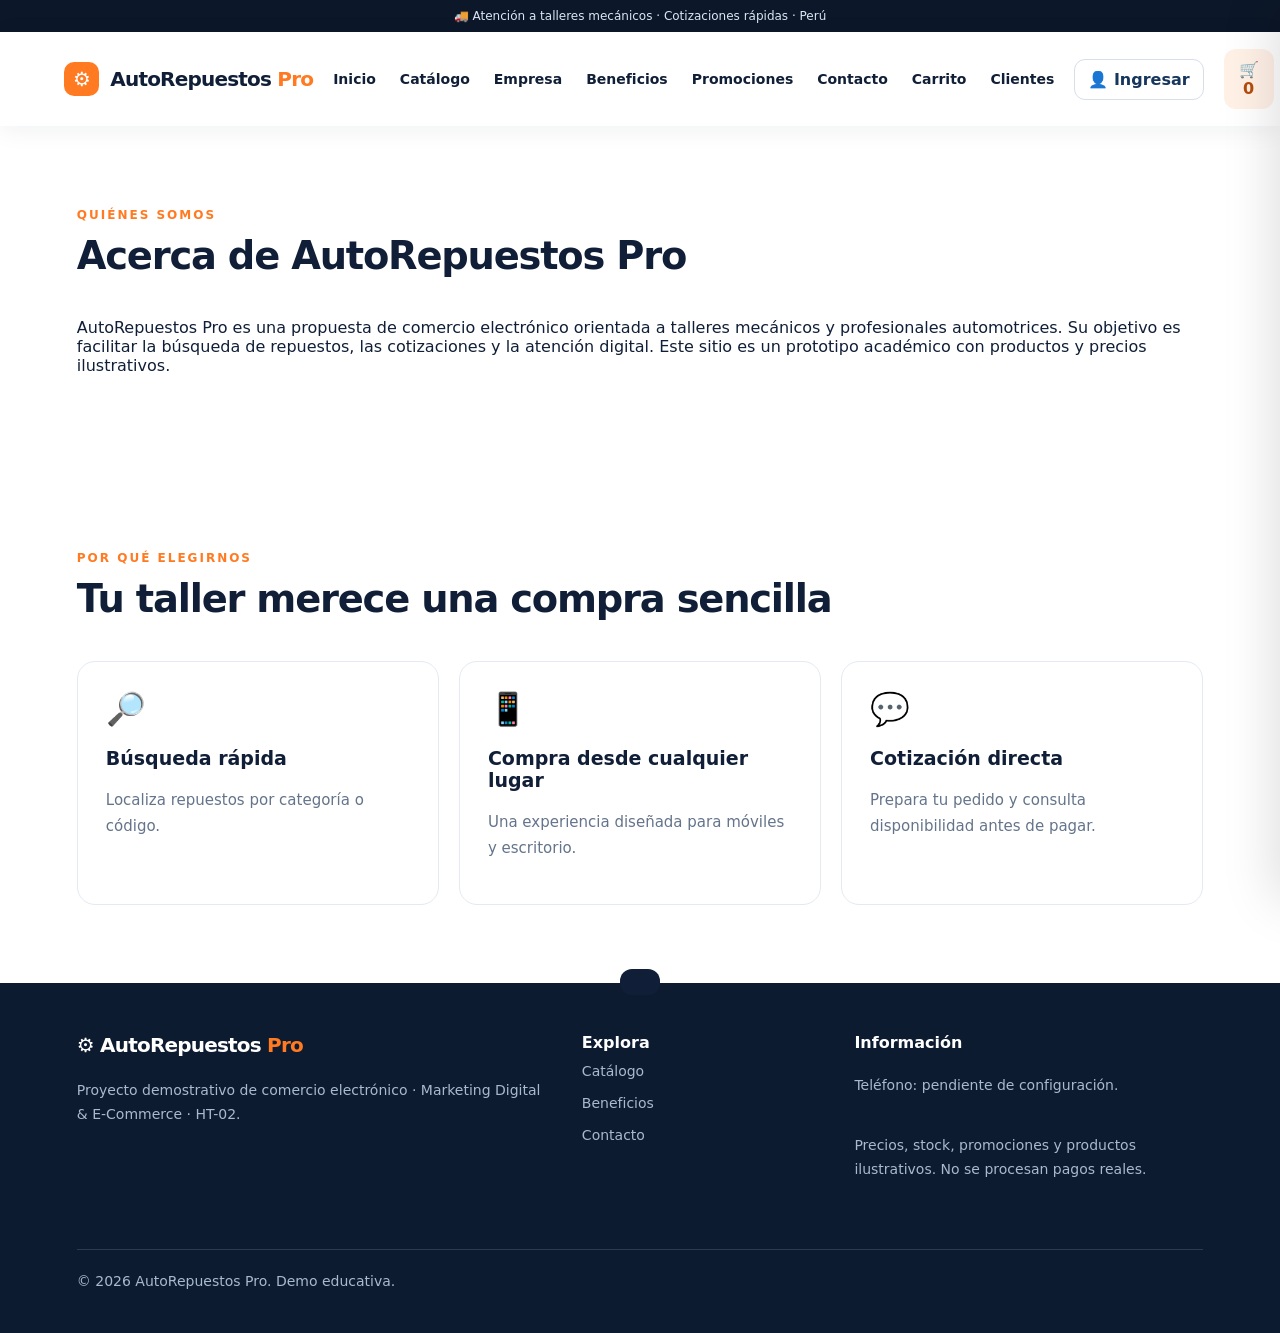
<file: empresa.html>
<!doctype html><html lang="es"><head><meta charset="UTF-8"><meta name="viewport" content="width=device-width,initial-scale=1"><meta name="description" content="AutoRepuestos Pro: repuestos y accesorios para talleres mecánicos. Cotiza frenos, filtros, motor y suspensión."><title>Nuestra empresa | AutoRepuestos Pro</title><link rel="stylesheet" href="styles.css"></head><body data-page="company"><div class="top">🚚 Atención a talleres mecánicos · Cotizaciones rápidas · Perú</div><header class="header"><a class="brand" href="index.html"><span class="brand-icon">⚙</span> AutoRepuestos <b>Pro</b></a><button class="menu-toggle" id="menuToggle" aria-label="Abrir menú" aria-expanded="false">☰</button><nav id="nav"><a href="index.html">Inicio</a><a href="catalogo.html">Catálogo</a><a href="empresa.html">Empresa</a><a href="empresa.html#beneficios">Beneficios</a><a href="promociones.html">Promociones</a><a href="contacto.html">Contacto</a><a href="carrito.html">Carrito</a><a href="clientes.html">Clientes</a></nav><button class="account-btn" id="accountOpen" type="button">👤 <span id="accountLabel">Ingresar</span></button><button class="cart-btn" id="cartOpen" aria-label="Abrir carrito">🛒 <span id="cartCount">0</span></button></header><main><section class="hero" id="inicio"><div class="hero-copy"><span class="eyebrow">SOLUCIONES PARA TALLERES Y PROFESIONALES</span><h1>Los repuestos que necesitas. <em>La velocidad que tu taller exige.</em></h1><p>Encuentra componentes automotrices, compara opciones y prepara tu pedido desde cualquier dispositivo.</p><div class="hero-actions"><a class="btn primary" href="catalogo.html">Explorar catálogo →</a><a class="btn outline" href="contacto.html">Solicitar cotización</a></div><div class="stats"><div><strong>6</strong><small>Categorías</small></div><div><strong>24/7</strong><small>Catálogo disponible</small></div><div><strong>100%</strong><small>Diseño adaptable</small></div></div></div><div class="hero-art"><div class="hero-symbol">⚙️</div><span class="floating f1">🔧 Repuestos</span><span class="floating f2">🚘 Accesorios</span><span class="floating f3">🛠️ Talleres</span></div></section><section class="section" id="categorias"><div class="section-heading"><div><span class="eyebrow">ENCUENTRA LO QUE BUSCAS</span><h2>Categorías principales</h2></div><a href="catalogo.html">Ver productos →</a></div><div class="categories" id="categories"></div></section><section class="section alt" id="catalogo"><div class="section-heading"><div><span class="eyebrow">CATÁLOGO DIGITAL</span><h2>Productos destacados</h2><p>Precios referenciales para demostración académica.</p></div></div><div class="filters"><input id="search" type="search" placeholder="Buscar por nombre, código o categoría..." aria-label="Buscar productos"><select id="categoryFilter" aria-label="Filtrar categoría"><option value="all">Todas las categorías</option></select><select id="sort" aria-label="Ordenar productos"><option value="default">Destacados</option><option value="asc">Precio: menor a mayor</option><option value="desc">Precio: mayor a menor</option></select></div><div class="products" id="products"></div><p id="empty" class="empty" hidden>No encontramos productos con esos filtros.</p></section><section class="section" id="empresa"><div class="section-heading"><div><span class="eyebrow">QUIÉNES SOMOS</span><h2>Acerca de AutoRepuestos Pro</h2></div></div><p>AutoRepuestos Pro es una propuesta de comercio electrónico orientada a talleres mecánicos y profesionales automotrices. Su objetivo es facilitar la búsqueda de repuestos, las cotizaciones y la atención digital. Este sitio es un prototipo académico con productos y precios ilustrativos.</p></section><section class="section" id="beneficios"><div class="section-heading"><div><span class="eyebrow">POR QUÉ ELEGIRNOS</span><h2>Tu taller merece una compra sencilla</h2></div></div><div class="benefits"><article>🔎<h3>Búsqueda rápida</h3><p>Localiza repuestos por categoría o código.</p></article><article>📱<h3>Compra desde cualquier lugar</h3><p>Una experiencia diseñada para móviles y escritorio.</p></article><article>💬<h3>Cotización directa</h3><p>Prepara tu pedido y consulta disponibilidad antes de pagar.</p></article></div></section><section class="promo" id="promociones"><div><span class="eyebrow">PARA TALLERES MECÁNICOS</span><h2>¿Compras repuestos frecuentemente?</h2><p>Solicita una cotización para tu taller y recibe atención personalizada. Campaña demostrativa para el caso HT-02.</p><a href="contacto.html" class="btn light">Cotizar para mi taller →</a></div><div class="promo-icon">🏁</div></section><section class="section contact" id="contacto"><div><span class="eyebrow">CONTÁCTANOS</span><h2>Solicita una cotización</h2><p>Completa el formulario y generaremos un mensaje para enviar desde tu aplicación de correo.</p><p class="note">Demo académica: no se envían datos a un servidor. Configura el correo comercial antes de publicar como negocio real.</p></div><div class="contact-phone"><strong>Atención telefónica y WhatsApp:</strong> <span>Número pendiente de configuración</span><small>Reemplazar por el teléfono oficial de la empresa antes de publicar.</small></div><form id="contactForm"><label>Nombre o taller<input name="name" required maxlength="80" placeholder="Nombre del taller"></label><label>Correo electrónico<input name="email" type="email" required placeholder="correo@empresa.com"></label><label>Producto o consulta<textarea name="message" required rows="4" placeholder="¿Qué repuesto necesitas?"></textarea></label><button class="btn primary" type="submit">Preparar solicitud →</button></form></section></main><footer><div><a class="brand" href="index.html">⚙ AutoRepuestos <b>Pro</b></a><p>Proyecto demostrativo de comercio electrónico · Marketing Digital & E-Commerce · HT-02.</p></div><div><strong>Explora</strong><a href="catalogo.html">Catálogo</a><a href="empresa.html#beneficios">Beneficios</a><a href="contacto.html">Contacto</a></div><div><strong>Información</strong><p>Teléfono: pendiente de configuración.</p><p>Precios, stock, promociones y productos ilustrativos. No se procesan pagos reales.</p></div><p class="copyright">© <span id="year"></span> AutoRepuestos Pro. Demo educativa.</p></footer><div class="overlay" id="overlay" hidden></div><aside class="drawer" id="drawer" aria-label="Carrito de compras" aria-hidden="true"><div class="drawer-head"><h2>Tu carrito</h2><button id="cartClose" aria-label="Cerrar carrito">✕</button></div><div id="cartItems" class="cart-items"></div><div class="drawer-foot"><div class="total"><span>Subtotal referencial</span><strong id="total">S/ 0.00</strong></div><p>El pedido se prepara como cotización; no constituye una compra confirmada.</p><button class="btn primary full" id="checkout">Continuar al pago</button><button class="btn outline full" id="clearCart">Vaciar carrito</button></div></aside><div class="account-backdrop" id="paymentBackdrop" hidden></div>
<section class="account-modal" id="paymentModal" role="dialog" aria-modal="true" aria-labelledby="paymentTitle" aria-hidden="true" hidden>
<div class="account-head"><div><span class="eyebrow">FINALIZAR PEDIDO</span><h2 id="paymentTitle">Método de pago</h2></div><button id="paymentClose" type="button" aria-label="Cerrar">✕</button></div>
<p class="account-notice">Simulación académica. No se realizan cobros ni se solicitan números de tarjeta. Para pagos reales se necesita un proveedor autorizado.</p>
<div class="pay-summary">Total referencial: <strong id="paymentTotal">S/ 0.00</strong></div>
<form id="paymentForm" class="account-form">
<label>Nombre o taller<input name="customer" required minlength="2" maxlength="80" autocomplete="name"></label>
<label>Correo para cotización<input type="email" name="email" required autocomplete="email"></label>
<fieldset class="pay-options"><legend>Selecciona un método</legend>
<label><input type="radio" name="method" value="yape" required> 📱 Yape</label>
<label><input type="radio" name="method" value="tarjeta" required> 💳 Tarjeta de crédito o débito</label>
</fieldset>
<div id="paymentInstructions" class="account-notice" aria-live="polite">Selecciona un método de pago.</div>
<button class="btn primary full" type="submit">Generar solicitud de pago (demo)</button>
</form>
<p id="paymentResult" class="account-error" role="status"></p>
</section>
<div class="account-backdrop" id="accountBackdrop" hidden></div>
<section class="account-modal" id="accountModal" role="dialog" aria-modal="true" aria-labelledby="accountTitle" aria-hidden="true" hidden>
 <div class="account-head"><div><span class="eyebrow">ÁREA DE CLIENTES</span><h2 id="accountTitle">Accede a tu cuenta</h2></div><button type="button" id="accountClose" aria-label="Cerrar">✕</button></div>
 <div class="account-tabs"><button type="button" id="tabLogin" class="selected">Iniciar sesión</button><button type="button" id="tabRegister">Crear cuenta</button></div>
 <p class="account-notice">Demostración académica: las cuentas se guardan únicamente en este navegador. No uses contraseñas reales ni datos sensibles.</p>
 <form id="loginForm" class="account-form"><label>Correo electrónico<input type="email" name="email" autocomplete="email" required maxlength="120"></label><label>Contraseña<input type="password" name="password" autocomplete="current-password" required minlength="8"></label><button type="submit" class="btn primary full">Ingresar a mi cuenta</button></form>
 <form id="registerForm" class="account-form" hidden><label>Nombre o taller<input name="name" required minlength="2" maxlength="80" autocomplete="organization"></label><label>Correo electrónico<input type="email" name="email" autocomplete="email" required maxlength="120"></label><label>Contraseña (mínimo 8 caracteres)<input type="password" name="password" autocomplete="new-password" required minlength="8" maxlength="128"></label><button type="submit" class="btn primary full">Crear cuenta de demostración</button></form>
 <div id="accountProfile" hidden><h3 id="welcomeName"></h3><p>Sesión de demostración iniciada en este dispositivo.</p><button class="btn outline full" id="logout" type="button">Cerrar sesión</button></div>
 <p id="accountError" class="account-error" role="alert" aria-live="polite"></p>
</section>
<div id="toast" class="toast" role="status" aria-live="polite"></div><script src="app.js" defer></script></body></html>
</file>
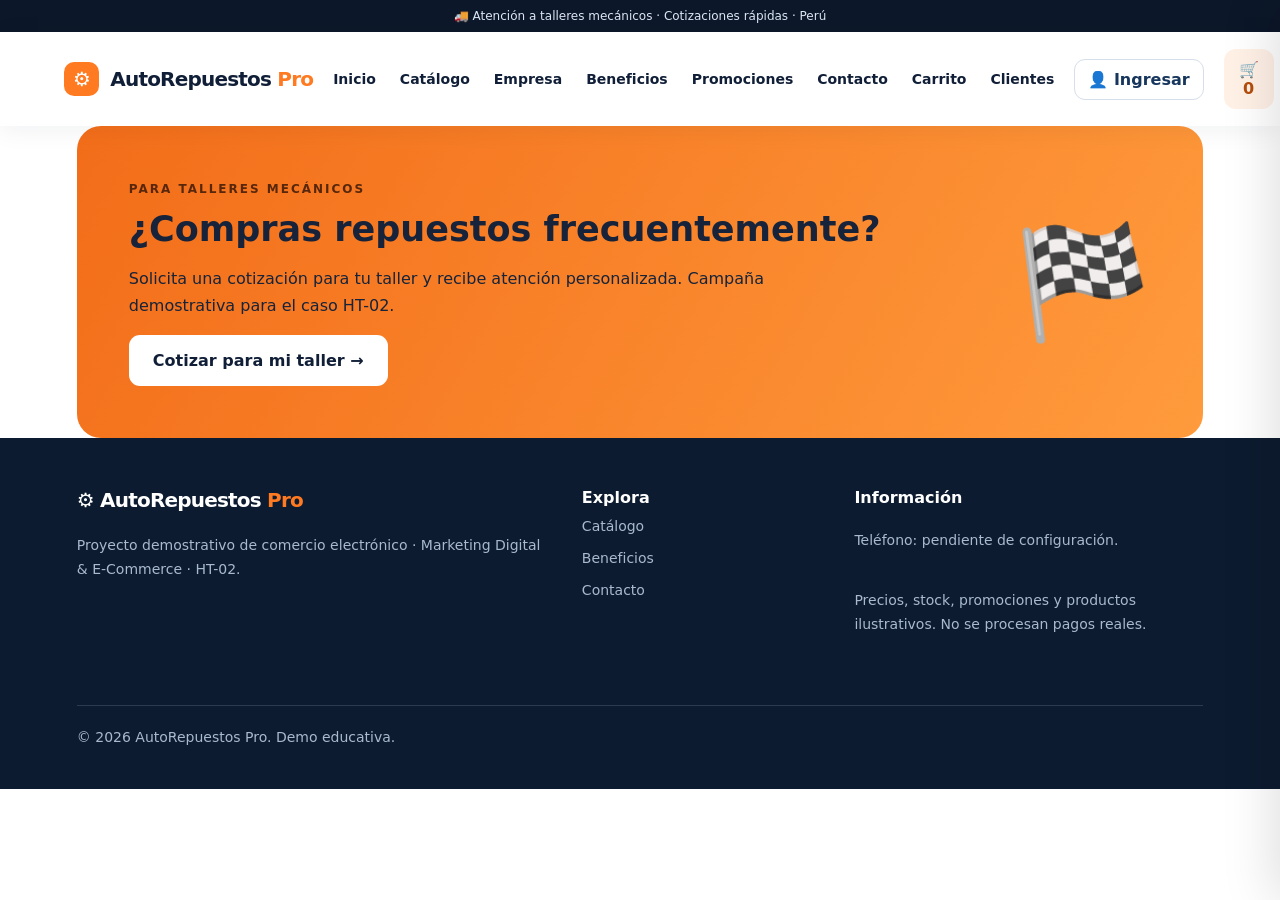
<file: promociones.html>
<!doctype html><html lang="es"><head><meta charset="UTF-8"><meta name="viewport" content="width=device-width,initial-scale=1"><meta name="description" content="AutoRepuestos Pro: repuestos y accesorios para talleres mecánicos. Cotiza frenos, filtros, motor y suspensión."><title>Promociones | AutoRepuestos Pro</title><link rel="stylesheet" href="styles.css"></head><body data-page="offers"><div class="top">🚚 Atención a talleres mecánicos · Cotizaciones rápidas · Perú</div><header class="header"><a class="brand" href="index.html"><span class="brand-icon">⚙</span> AutoRepuestos <b>Pro</b></a><button class="menu-toggle" id="menuToggle" aria-label="Abrir menú" aria-expanded="false">☰</button><nav id="nav"><a href="index.html">Inicio</a><a href="catalogo.html">Catálogo</a><a href="empresa.html">Empresa</a><a href="empresa.html#beneficios">Beneficios</a><a href="promociones.html">Promociones</a><a href="contacto.html">Contacto</a><a href="carrito.html">Carrito</a><a href="clientes.html">Clientes</a></nav><button class="account-btn" id="accountOpen" type="button">👤 <span id="accountLabel">Ingresar</span></button><button class="cart-btn" id="cartOpen" aria-label="Abrir carrito">🛒 <span id="cartCount">0</span></button></header><main><section class="hero" id="inicio"><div class="hero-copy"><span class="eyebrow">SOLUCIONES PARA TALLERES Y PROFESIONALES</span><h1>Los repuestos que necesitas. <em>La velocidad que tu taller exige.</em></h1><p>Encuentra componentes automotrices, compara opciones y prepara tu pedido desde cualquier dispositivo.</p><div class="hero-actions"><a class="btn primary" href="catalogo.html">Explorar catálogo →</a><a class="btn outline" href="contacto.html">Solicitar cotización</a></div><div class="stats"><div><strong>6</strong><small>Categorías</small></div><div><strong>24/7</strong><small>Catálogo disponible</small></div><div><strong>100%</strong><small>Diseño adaptable</small></div></div></div><div class="hero-art"><div class="hero-symbol">⚙️</div><span class="floating f1">🔧 Repuestos</span><span class="floating f2">🚘 Accesorios</span><span class="floating f3">🛠️ Talleres</span></div></section><section class="section" id="categorias"><div class="section-heading"><div><span class="eyebrow">ENCUENTRA LO QUE BUSCAS</span><h2>Categorías principales</h2></div><a href="catalogo.html">Ver productos →</a></div><div class="categories" id="categories"></div></section><section class="section alt" id="catalogo"><div class="section-heading"><div><span class="eyebrow">CATÁLOGO DIGITAL</span><h2>Productos destacados</h2><p>Precios referenciales para demostración académica.</p></div></div><div class="filters"><input id="search" type="search" placeholder="Buscar por nombre, código o categoría..." aria-label="Buscar productos"><select id="categoryFilter" aria-label="Filtrar categoría"><option value="all">Todas las categorías</option></select><select id="sort" aria-label="Ordenar productos"><option value="default">Destacados</option><option value="asc">Precio: menor a mayor</option><option value="desc">Precio: mayor a menor</option></select></div><div class="products" id="products"></div><p id="empty" class="empty" hidden>No encontramos productos con esos filtros.</p></section><section class="section" id="empresa"><div class="section-heading"><div><span class="eyebrow">QUIÉNES SOMOS</span><h2>Acerca de AutoRepuestos Pro</h2></div></div><p>AutoRepuestos Pro es una propuesta de comercio electrónico orientada a talleres mecánicos y profesionales automotrices. Su objetivo es facilitar la búsqueda de repuestos, las cotizaciones y la atención digital. Este sitio es un prototipo académico con productos y precios ilustrativos.</p></section><section class="section" id="beneficios"><div class="section-heading"><div><span class="eyebrow">POR QUÉ ELEGIRNOS</span><h2>Tu taller merece una compra sencilla</h2></div></div><div class="benefits"><article>🔎<h3>Búsqueda rápida</h3><p>Localiza repuestos por categoría o código.</p></article><article>📱<h3>Compra desde cualquier lugar</h3><p>Una experiencia diseñada para móviles y escritorio.</p></article><article>💬<h3>Cotización directa</h3><p>Prepara tu pedido y consulta disponibilidad antes de pagar.</p></article></div></section><section class="promo" id="promociones"><div><span class="eyebrow">PARA TALLERES MECÁNICOS</span><h2>¿Compras repuestos frecuentemente?</h2><p>Solicita una cotización para tu taller y recibe atención personalizada. Campaña demostrativa para el caso HT-02.</p><a href="contacto.html" class="btn light">Cotizar para mi taller →</a></div><div class="promo-icon">🏁</div></section><section class="section contact" id="contacto"><div><span class="eyebrow">CONTÁCTANOS</span><h2>Solicita una cotización</h2><p>Completa el formulario y generaremos un mensaje para enviar desde tu aplicación de correo.</p><p class="note">Demo académica: no se envían datos a un servidor. Configura el correo comercial antes de publicar como negocio real.</p></div><div class="contact-phone"><strong>Atención telefónica y WhatsApp:</strong> <span>Número pendiente de configuración</span><small>Reemplazar por el teléfono oficial de la empresa antes de publicar.</small></div><form id="contactForm"><label>Nombre o taller<input name="name" required maxlength="80" placeholder="Nombre del taller"></label><label>Correo electrónico<input name="email" type="email" required placeholder="correo@empresa.com"></label><label>Producto o consulta<textarea name="message" required rows="4" placeholder="¿Qué repuesto necesitas?"></textarea></label><button class="btn primary" type="submit">Preparar solicitud →</button></form></section></main><footer><div><a class="brand" href="index.html">⚙ AutoRepuestos <b>Pro</b></a><p>Proyecto demostrativo de comercio electrónico · Marketing Digital & E-Commerce · HT-02.</p></div><div><strong>Explora</strong><a href="catalogo.html">Catálogo</a><a href="empresa.html#beneficios">Beneficios</a><a href="contacto.html">Contacto</a></div><div><strong>Información</strong><p>Teléfono: pendiente de configuración.</p><p>Precios, stock, promociones y productos ilustrativos. No se procesan pagos reales.</p></div><p class="copyright">© <span id="year"></span> AutoRepuestos Pro. Demo educativa.</p></footer><div class="overlay" id="overlay" hidden></div><aside class="drawer" id="drawer" aria-label="Carrito de compras" aria-hidden="true"><div class="drawer-head"><h2>Tu carrito</h2><button id="cartClose" aria-label="Cerrar carrito">✕</button></div><div id="cartItems" class="cart-items"></div><div class="drawer-foot"><div class="total"><span>Subtotal referencial</span><strong id="total">S/ 0.00</strong></div><p>El pedido se prepara como cotización; no constituye una compra confirmada.</p><button class="btn primary full" id="checkout">Continuar al pago</button><button class="btn outline full" id="clearCart">Vaciar carrito</button></div></aside><div class="account-backdrop" id="paymentBackdrop" hidden></div>
<section class="account-modal" id="paymentModal" role="dialog" aria-modal="true" aria-labelledby="paymentTitle" aria-hidden="true" hidden>
<div class="account-head"><div><span class="eyebrow">FINALIZAR PEDIDO</span><h2 id="paymentTitle">Método de pago</h2></div><button id="paymentClose" type="button" aria-label="Cerrar">✕</button></div>
<p class="account-notice">Simulación académica. No se realizan cobros ni se solicitan números de tarjeta. Para pagos reales se necesita un proveedor autorizado.</p>
<div class="pay-summary">Total referencial: <strong id="paymentTotal">S/ 0.00</strong></div>
<form id="paymentForm" class="account-form">
<label>Nombre o taller<input name="customer" required minlength="2" maxlength="80" autocomplete="name"></label>
<label>Correo para cotización<input type="email" name="email" required autocomplete="email"></label>
<fieldset class="pay-options"><legend>Selecciona un método</legend>
<label><input type="radio" name="method" value="yape" required> 📱 Yape</label>
<label><input type="radio" name="method" value="tarjeta" required> 💳 Tarjeta de crédito o débito</label>
</fieldset>
<div id="paymentInstructions" class="account-notice" aria-live="polite">Selecciona un método de pago.</div>
<button class="btn primary full" type="submit">Generar solicitud de pago (demo)</button>
</form>
<p id="paymentResult" class="account-error" role="status"></p>
</section>
<div class="account-backdrop" id="accountBackdrop" hidden></div>
<section class="account-modal" id="accountModal" role="dialog" aria-modal="true" aria-labelledby="accountTitle" aria-hidden="true" hidden>
 <div class="account-head"><div><span class="eyebrow">ÁREA DE CLIENTES</span><h2 id="accountTitle">Accede a tu cuenta</h2></div><button type="button" id="accountClose" aria-label="Cerrar">✕</button></div>
 <div class="account-tabs"><button type="button" id="tabLogin" class="selected">Iniciar sesión</button><button type="button" id="tabRegister">Crear cuenta</button></div>
 <p class="account-notice">Demostración académica: las cuentas se guardan únicamente en este navegador. No uses contraseñas reales ni datos sensibles.</p>
 <form id="loginForm" class="account-form"><label>Correo electrónico<input type="email" name="email" autocomplete="email" required maxlength="120"></label><label>Contraseña<input type="password" name="password" autocomplete="current-password" required minlength="8"></label><button type="submit" class="btn primary full">Ingresar a mi cuenta</button></form>
 <form id="registerForm" class="account-form" hidden><label>Nombre o taller<input name="name" required minlength="2" maxlength="80" autocomplete="organization"></label><label>Correo electrónico<input type="email" name="email" autocomplete="email" required maxlength="120"></label><label>Contraseña (mínimo 8 caracteres)<input type="password" name="password" autocomplete="new-password" required minlength="8" maxlength="128"></label><button type="submit" class="btn primary full">Crear cuenta de demostración</button></form>
 <div id="accountProfile" hidden><h3 id="welcomeName"></h3><p>Sesión de demostración iniciada en este dispositivo.</p><button class="btn outline full" id="logout" type="button">Cerrar sesión</button></div>
 <p id="accountError" class="account-error" role="alert" aria-live="polite"></p>
</section>
<div id="toast" class="toast" role="status" aria-live="polite"></div><script src="app.js" defer></script></body></html>
</file>
<file: styles.css>
:root{--navy:#101f37;--navy2:#172f4c;--orange:#ff7a21;--bg:#f4f7fb;--muted:#64748b;--line:#e4eaf1;--white:#fff}*{box-sizing:border-box}html{scroll-behavior:smooth}body{margin:0;font-family:Inter,system-ui,-apple-system,Segoe UI,sans-serif;color:var(--navy);background:white}button,input,select,textarea{font:inherit}button{cursor:pointer}a{text-decoration:none;color:inherit}img{max-width:100%}.top{background:#0c1729;color:#dce6f5;text-align:center;padding:9px 16px;font-size:12px}.header{position:sticky;top:0;z-index:20;background:#fff;box-shadow:0 4px 24px #14233a10;display:flex;align-items:center;justify-content:space-between;padding:17px max(5%,calc((100vw - 1200px)/2));gap:20px}.brand{font-weight:850;font-size:20px;letter-spacing:-.8px;white-space:nowrap}.brand b{color:var(--orange)}.brand-icon{background:var(--orange);color:white;padding:5px 9px;border-radius:10px;margin-right:5px}.header nav{display:flex;gap:24px}.header nav a{font-size:14px;font-weight:650}.header nav a:hover,.section-heading a:hover{color:var(--orange)}.cart-btn{border:0;background:#fff1e6;padding:11px 15px;border-radius:12px;color:#b54d0b;font-weight:800}.menu-toggle{display:none;border:0;background:transparent;font-size:24px}.hero{background:linear-gradient(115deg,#0e1d33,#1c3958);color:white;min-height:540px;display:grid;grid-template-columns:1.2fr .8fr;align-items:center;gap:20px;padding:80px max(6%,calc((100vw - 1160px)/2));overflow:hidden}.eyebrow{font-size:12px;letter-spacing:2px;color:var(--orange);font-weight:850}.hero h1{font-size:clamp(37px,4.7vw,66px);letter-spacing:-2.7px;line-height:1.08;margin:20px 0}.hero h1 em{font-style:normal;color:#ff9a50}.hero p{color:#c9d5e4;font-size:17px;max-width:560px;line-height:1.8}.hero-actions{display:flex;gap:13px;flex-wrap:wrap;margin:28px 0 35px}.btn{display:inline-flex;align-items:center;justify-content:center;padding:14px 22px;border-radius:11px;font-weight:800;border:2px solid transparent;transition:transform .2s,box-shadow .2s}.btn:hover{transform:translateY(-2px);box-shadow:0 9px 25px #0002}.primary{background:var(--orange);color:#171c25}.outline{border-color:#a9b7ca;color:inherit;background:transparent}.light{background:white;color:var(--navy)}.stats{display:flex;gap:40px}.stats div{display:grid;gap:4px}.stats strong{font-size:25px}.stats small{color:#afc0d5}.hero-art{height:360px;display:grid;place-items:center;position:relative}.hero-symbol{font-size:180px;filter:drop-shadow(0 20px 35px #0008);animation:float 5s ease-in-out infinite}.floating{position:absolute;background:white;color:var(--navy);padding:12px 17px;border-radius:13px;font-weight:800;box-shadow:0 15px 30px #0003}.f1{top:25px;left:0}.f2{right:0;top:130px}.f3{bottom:15px;left:40px}@keyframes float{50%{transform:translateY(-12px)}}.section{padding:78px max(6%,calc((100vw - 1160px)/2))}.alt{background:var(--bg)}.section-heading{display:flex;justify-content:space-between;align-items:end;gap:20px;margin-bottom:30px}.section-heading h2,.contact h2{font-size:clamp(28px,3vw,39px);letter-spacing:-1.2px;margin:10px 0}.section-heading p,.contact p{color:var(--muted)}.section-heading a{font-weight:800}.categories{display:grid;grid-template-columns:repeat(6,1fr);gap:15px}.category{background:var(--bg);border:1px solid var(--line);padding:24px 10px;border-radius:18px;text-align:center;transition:.2s;cursor:pointer}.category:hover{transform:translateY(-5px);border-color:var(--orange)}.category .emoji{font-size:35px}.category h3{font-size:14px;margin-bottom:0}.filters{display:grid;grid-template-columns:2fr 1fr 1fr;gap:12px;margin-bottom:24px}.filters input,.filters select,.contact input,.contact textarea{width:100%;border:1px solid #cbd5e1;border-radius:11px;padding:14px;background:white;color:var(--navy);outline-color:var(--orange)}.products{display:grid;grid-template-columns:repeat(4,1fr);gap:20px}.product{background:white;border:1px solid var(--line);border-radius:18px;overflow:hidden;display:flex;flex-direction:column;transition:.2s}.product:hover{transform:translateY(-4px);box-shadow:0 15px 35px #172d4c16}.product-art{height:165px;background:linear-gradient(140deg,#e6edf5,#f8fafc);display:grid;place-items:center;font-size:65px}.product-body{padding:19px;display:flex;flex-direction:column;flex:1}.product-body small{color:var(--muted);font-size:11px;letter-spacing:1px;text-transform:uppercase}.product-body h3{font-size:17px;margin:9px 0 4px}.sku{font-size:12px;color:var(--muted)}.product-bottom{display:flex;align-items:center;justify-content:space-between;gap:10px;margin-top:auto;padding-top:19px}.price{font-size:21px;font-weight:850}.add{border:0;background:var(--navy);color:white;border-radius:10px;padding:10px 14px;font-weight:750}.add:hover{background:var(--orange);color:var(--navy)}.empty{text-align:center;padding:40px}.benefits{display:grid;grid-template-columns:repeat(3,1fr);gap:20px}.benefits article{border:1px solid var(--line);border-radius:18px;padding:28px;font-size:32px}.benefits h3{font-size:19px}.benefits p{font-size:15px;color:var(--muted);line-height:1.7}.promo{margin:0 max(6%,calc((100vw - 1160px)/2));padding:52px;display:flex;justify-content:space-between;align-items:center;background:linear-gradient(120deg,#f36d19,#ff9b3c);border-radius:24px;color:#16233a}.promo h2{font-size:35px;margin:12px 0}.promo p{max-width:640px;line-height:1.7}.promo .eyebrow{color:#58270b}.promo-icon{font-size:110px}.contact{display:grid;grid-template-columns:1fr 1fr;gap:70px}.contact form{display:grid;gap:16px}.contact label{font-weight:700;font-size:14px;display:grid;gap:8px}.note{font-size:13px;line-height:1.7}footer{background:#0d1b30;color:white;padding:50px max(6%,calc((100vw - 1160px)/2)) 25px;display:grid;grid-template-columns:2fr 1fr 1.5fr;gap:40px}footer p,footer a:not(.brand){color:#a9b9ce;line-height:1.7;font-size:14px}footer>div{display:flex;flex-direction:column;gap:8px}.copyright{grid-column:1/-1;border-top:1px solid #2c3b50;padding-top:20px}.overlay{position:fixed;inset:0;background:#08122199;z-index:30}.overlay[hidden]{display:none}.drawer{position:fixed;right:0;top:0;bottom:0;width:min(430px,100%);background:white;z-index:31;transform:translateX(102%);transition:transform .25s;display:flex;flex-direction:column;box-shadow:-15px 0 50px #0002}.drawer.open{transform:translateX(0)}.drawer-head{padding:20px 24px;border-bottom:1px solid var(--line);display:flex;justify-content:space-between;align-items:center}.drawer-head button{background:transparent;border:0;font-size:23px}.cart-items{overflow:auto;flex:1;padding:15px 24px}.cart-item{padding:16px 0;border-bottom:1px solid var(--line);display:grid;grid-template-columns:1fr auto;gap:8px}.cart-item strong{display:block}.cart-item small{color:var(--muted)}.qty{display:flex;align-items:center;gap:10px}.qty button{border:1px solid var(--line);background:white;border-radius:7px;width:30px;height:30px}.drawer-foot{border-top:1px solid var(--line);padding:20px 24px}.drawer-foot p{font-size:12px;color:var(--muted)}.total{display:flex;justify-content:space-between;font-size:18px}.full{width:100%;margin-top:10px}.drawer-foot .outline{border-color:#cbd5e1}.toast{position:fixed;bottom:25px;left:50%;transform:translate(-50%,120px);background:var(--navy);color:white;border-radius:12px;padding:13px 20px;z-index:40;transition:.3s;max-width:90%;text-align:center}.toast.show{transform:translate(-50%,0)}@media(max-width:1000px){.categories{grid-template-columns:repeat(3,1fr)}.products{grid-template-columns:repeat(3,1fr)}.header nav{gap:12px}}@media(max-width:750px){.header{padding:15px 5%}.brand{font-size:17px}.menu-toggle{display:block;margin-left:auto}.header nav{display:none;position:absolute;top:100%;left:0;right:0;background:white;box-shadow:0 15px 20px #0002;flex-direction:column;padding:25px}.header nav.open{display:flex}.hero{grid-template-columns:1fr;padding:55px 6%}.hero-art{height:210px}.hero-symbol{font-size:120px}.floating{font-size:11px}.f2{top:70px}.stats{gap:24px}.section{padding:55px 6%}.products{grid-template-columns:repeat(2,1fr)}.filters{grid-template-columns:1fr}.benefits{grid-template-columns:1fr}.contact{grid-template-columns:1fr;gap:22px}.promo{margin:0 6%;padding:32px}.promo-icon{display:none}footer{grid-template-columns:1fr 1fr;padding:40px 6%}}@media(max-width:430px){.categories{grid-template-columns:repeat(2,1fr)}.products{grid-template-columns:1fr}.hero h1{letter-spacing:-1.5px}.stats{gap:18px}.section-heading{align-items:start}.promo h2{font-size:27px}footer{grid-template-columns:1fr}.brand-icon{display:none}}


/* Área de clientes — prototipo académico */
.account-btn{border:1px solid #d6dfeb;background:#fff;color:#17365d;border-radius:11px;padding:10px 13px;font-weight:700;white-space:nowrap;cursor:pointer}
.account-btn:hover{border-color:#f97316;color:#e45e0a}
.account-backdrop{position:fixed;inset:0;background:#07162bbb;z-index:80}
.account-backdrop[hidden],.account-modal[hidden],.account-form[hidden],#accountProfile[hidden]{display:none!important}
.account-modal{position:fixed;z-index:81;left:50%;top:50%;transform:translate(-50%,-50%);width:min(460px,calc(100vw - 28px));max-height:90dvh;overflow:auto;background:white;border-radius:19px;padding:26px;box-shadow:0 24px 75px #0005}
.account-head{display:flex;align-items:flex-start;justify-content:space-between;gap:12px}.account-head h2{margin:7px 0 16px;font-size:25px;color:#17365d}
.account-head button{border:0;background:#f1f5f9;border-radius:9px;padding:8px 12px;cursor:pointer}
.account-tabs{display:grid;grid-template-columns:1fr 1fr;background:#eef2f7;padding:4px;border-radius:11px;gap:4px}
.account-tabs button{padding:10px;border:0;border-radius:8px;background:transparent;cursor:pointer;font-weight:700;color:#526173}
.account-tabs button.selected{background:#17365d;color:#fff}
.account-notice{font-size:12px;line-height:1.55;color:#64748b;background:#f8fafc;border-left:3px solid #f97316;padding:10px;margin:14px 0}
.account-form{display:grid;gap:14px}.account-form label{display:grid;gap:6px;font-weight:700;font-size:13px;color:#334155}
.account-form input{padding:12px;border:1px solid #cbd5e1;border-radius:9px;font:inherit;width:100%;box-sizing:border-box}
.account-form input:focus{outline:2px solid #f97316;outline-offset:1px}
.account-error{color:#b91c1c;font-size:13px;min-height:18px}
#accountProfile h3{color:#17365d}
@media(max-width:750px){.account-btn{padding:9px;font-size:12px}.account-btn span{display:none}}

#paymentBackdrop[hidden],#paymentModal[hidden]{display:none!important}
#paymentBackdrop{position:fixed;inset:0;background:#07162bbb;z-index:82}
#paymentModal{z-index:83}
.pay-options{border:1px solid #dbe2ed;border-radius:12px;padding:12px;display:grid;gap:10px}
.pay-options legend{font-weight:700;color:#17365d}
.pay-options label{display:flex;align-items:center;gap:10px;cursor:pointer}
.pay-options input{width:auto;accent-color:#f97316}
.pay-summary{display:flex;justify-content:space-between;padding:12px 0;font-size:17px;color:#17365d}
.contact-phone{display:grid;gap:5px;margin:12px 0 20px;padding:15px;border:1px solid #dbe2ed;border-radius:12px;background:#f8fafc}
.contact-phone small{color:#64748b}

/* Real multi-page navigation: display only the selected page content.
   Shared cart, account, catalog state and payment components stay operational on all pages. */
body[data-page="home"] main > section:not(#inicio):not(#categorias):not(#promociones){display:none}
body[data-page="catalog"] main > section:not(#catalogo):not(#categorias){display:none}
body[data-page="company"] main > section:not(#empresa):not(#beneficios){display:none}
body[data-page="offers"] main > section:not(#promociones){display:none}
body[data-page="contact"] main > section:not(#contacto){display:none}
body[data-page="cart"] main > section{display:none}
body[data-page="cart"] #drawer{position:relative;inset:auto;transform:none;width:min(800px,95%);margin:30px auto 60px;max-height:none;box-shadow:none;border:1px solid #dbe2ed;border-radius:16px}
body[data-page="cart"] #overlay{display:none!important}
body[data-page="cart"] #cartClose{display:none}
body[data-page="cart"] #drawer .drawer-body{max-height:none}
body[data-page="cart"] main:before{content:"Tu carrito de compras";display:block;text-align:center;font-size:clamp(24px,4vw,38px);font-weight:800;color:#17365d;margin:40px auto 10px}
</file>
